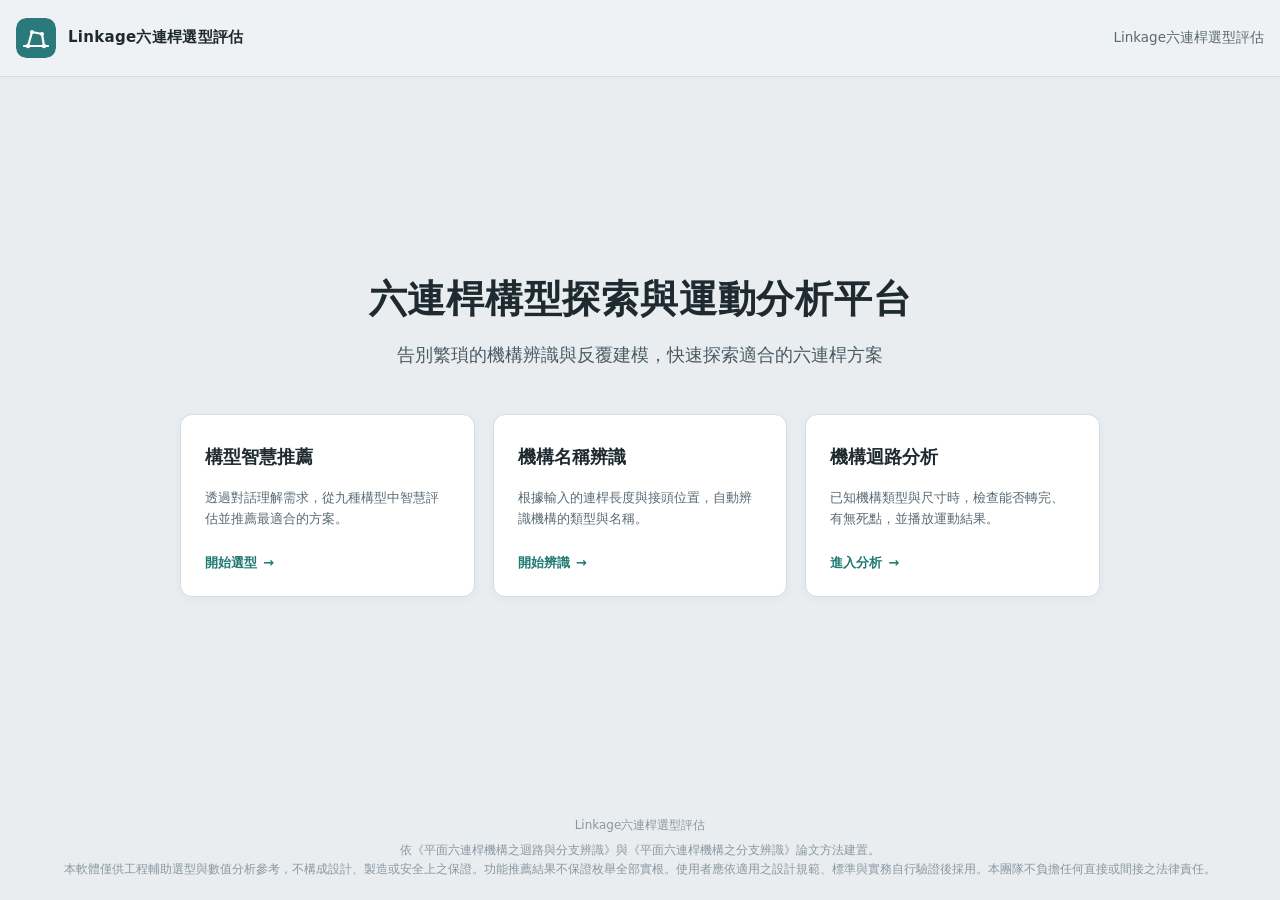
<file: index.html>
<!doctype html>
<html lang="zh-Hant">

<head>
  <meta charset="utf-8">
  <meta name="viewport" content="width=device-width, initial-scale=1, viewport-fit=cover">
  <title>Linkage六連桿選型評估</title>
  <link rel="icon" href="favicon.svg" type="image/svg+xml">
  <link rel="stylesheet" href="css/base.css">
  <link rel="stylesheet" href="css/commercial.css">
</head>

<body>
  <!-- ========== Commercial Landing ========== -->
  <div id="landing">
    <div class="landing-top">
      <div class="landing-brand">
        <svg class="logo-linkage" viewBox="0 0 40 40" width="40" height="40" aria-hidden="true">
          <rect x="0" y="0" width="40" height="40" rx="10" fill="#2a7a7c" />
          <g fill="none" stroke="#fff" stroke-width="2.2" stroke-linecap="round" stroke-linejoin="round">
            <path d="M8 28 H32" />
            <circle cx="12" cy="28" r="2.2" fill="#fff" stroke="none" />
            <circle cx="28" cy="28" r="2.2" fill="#fff" stroke="none" />
            <path d="M12 28 L16 14" />
            <path d="M16 14 L26 16" />
            <path d="M26 16 L28 28" />
            <circle cx="16" cy="14" r="2" fill="#fff" stroke="none" />
            <circle cx="26" cy="16" r="2" fill="#fff" stroke="none" />
          </g>
        </svg>
        <span class="landing-brand-name">Linkage六連桿選型評估</span>
      </div>
      <span class="landing-nav-hint">Linkage六連桿選型評估</span>
    </div>
    <div class="landing-hero">
      <h1 class="hero-title-oneline">六連桿構型探索與運動分析平台</h1>
      <p class="subtitle">告別繁瑣的機構辨識與反覆建模，快速探索適合的六連桿方案</p>
      <div class="landing-tools" role="list">
        <button type="button" class="tool-card" data-enter-mode="recommend" role="listitem">
          <h3>構型智慧推薦</h3>
          <p>透過對話理解需求，從九種構型中智慧評估並推薦最適合的方案。</p>
          <span class="tool-cta">開始選型 <span aria-hidden="true">→</span></span>
        </button>
        <button type="button" class="tool-card" data-enter-mode="identify" role="listitem">
          <h3>機構名稱辨識</h3>
          <p>根據輸入的連桿長度與接頭位置，自動辨識機構的類型與名稱。</p>
          <span class="tool-cta">開始辨識 <span aria-hidden="true">→</span></span>
        </button>
        <button type="button" class="tool-card" data-enter-mode="branch" role="listitem">
          <h3>機構迴路分析</h3>
          <p>已知機構類型與尺寸時，檢查能否轉完、有無死點，並播放運動結果。</p>
          <span class="tool-cta">進入分析 <span aria-hidden="true">→</span></span>
        </button>
      </div>
    </div>
    <div class="landing-footer">
      <div>Linkage六連桿選型評估</div>
      <div class="landing-disclaimer">依《平面六連桿機構之迴路與分支辨識》與《平面六連桿機構之分支辨識》論文方法建置。
        <br>本軟體僅供工程輔助選型與數值分析參考，不構成設計、製造或安全上之保證。功能推薦結果不保證枚舉全部實根。使用者應依適用之設計規範、標準與實務自行驗證後採用。本團隊不負擔任何直接或間接之法律責任。
      </div>
    </div>
  </div>
  <!-- ========== App Workspace ========== -->
  <div id="appWorkspace">

    <header class="app-header">
      <div class="brand-row">
        <div class="mini-logo"><svg class="logo-linkage" viewBox="0 0 40 40" width="32" height="32" aria-hidden="true">
            <rect x="0" y="0" width="40" height="40" rx="9" fill="#2a7a7c" />
            <g fill="none" stroke="#fff" stroke-width="2.2" stroke-linecap="round" stroke-linejoin="round">
              <path d="M8 28 H32" />
              <circle cx="12" cy="28" r="2.2" fill="#fff" stroke="none" />
              <circle cx="28" cy="28" r="2.2" fill="#fff" stroke="none" />
              <path d="M12 28 L16 14" />
              <path d="M16 14 L26 16" />
              <path d="M26 16 L28 28" />
              <circle cx="16" cy="14" r="2" fill="#fff" stroke="none" />
              <circle cx="26" cy="16" r="2" fill="#fff" stroke="none" />
            </g>
          </svg></div>
        <div>
          <small>Linkage六連桿選型評估</small>
          <h1>六連桿構型探索與運動分析</h1>
        </div>
      </div>
      <div class="header-actions">
        <button type="button" id="backToLanding">← 返回首頁</button>
      </div>
    </header>

    <div class="shell">
      <nav><button class="nav active" data-page="1">1 工具工作區</button><button class="nav" data-page="2">2
          幾何尺寸</button><button class="nav" data-page="3">3 初始構形</button><button class="nav" data-page="4">4
          分析條件</button><button class="nav" data-page="5">5 指定位置</button><button class="nav" data-page="6">6
          執行分析</button><button class="nav" data-page="7">7 分析結果</button></nav>
      <main>
        <section class="page active" data-page="1">
          <div class="head">
            <div>
              <h2 id="workspaceTitle">工作區</h2>
            </div>
          </div>
          <div class="task-mode-grid" role="radiogroup" aria-label="辨識功能" hidden>
            <label class="task-mode active" id="taskIdentifyLabel"><input id="taskIdentify" type="radio" name="taskMode"
                value="identify" checked><span><b>辨識九型機構</b><small>依《辨識規則》四步驟判斷 W／S、4／5、B／T、Ⅰ／Ⅱ／Ⅲ</small></span></label>
            <label class="task-mode" id="taskRecommendLabel"><input id="taskRecommend" type="radio" name="taskMode"
                value="recommend"><span><b>依功能推薦構型</b><small>描述夾持、送料、雨刷、步態等功能，系統轉成工程需求並推薦前三名</small></span></label>
            <label class="task-mode" id="taskBranchLabel"><input id="taskBranch" type="radio" name="taskMode"
                value="branch"><span><b>辨識迴路／分支</b><small>先選擇已知機構型式，再輸入尺寸與初始構形</small></span></label>
          </div>
          <div id="recommendPanel" class="recommend-panel dual-mode-recommend" hidden>
            <div class="rec-split rec-split-fixed">
              <!-- LEFT: dialogue -->
              <section class="rec-chat-pane">
                <div class="rec-chat-head">
                  <div class="rec-chat-title-group">
                    <h3>需求對話</h3>

                  </div>
                  <div class="rec-chat-head-actions">
                    <button type="button" id="btnOpenAiModal" class="rec-outline-btn">⚙️ AI 連線設定</button>
                    <button type="button" id="clearFunctionRecommendation" class="rec-outline-btn">＋ 新對話</button>
                  </div>
                </div>
                <div class="rec-chat-body" id="recChatBody">
                  <div id="recChatMessages" class="rec-chat-messages"></div>
                  <div id="recQuizHost" class="rec-quiz-host"></div>
                </div>
                <div class="rec-chat-input-row">
                  <input type="text" id="recChatInput" placeholder="點選選項，或以頓號堆疊關鍵詞後送出…" autocomplete="off">
                  <button type="button" id="recommendByFunction" class="rec-send-btn">送出</button>
                </div>
                <!-- engine fields kept for algorithm -->
                <div hidden aria-hidden="true">
                  <select id="functionPreset">
                    <option value="custom">自訂</option>
                    <option value="gripper">夾持</option>
                    <option value="feeder">送料</option>
                    <option value="wiper">雨刷</option>
                    <option value="press">壓合</option>
                    <option value="gait">步態</option>
                    <option value="door">門蓋</option>
                  </select>
                  <textarea id="functionDescription"></textarea>
                  <select id="functionFocus">
                    <option value="auto">auto</option>
                    <option value="trajectory">trajectory</option>
                    <option value="angle">angle</option>
                    <option value="pose">pose</option>
                    <option value="balanced">balanced</option>
                  </select>
                  <select id="functionInputMotion">
                    <option value="any">any</option>
                    <option value="continuous">continuous</option>
                    <option value="oscillating">oscillating</option>
                  </select>
                  <input id="functionQuickReturn" type="checkbox"><input id="functionHighForce" type="checkbox"><input
                    id="functionObstacle" type="checkbox"><input id="functionPose" type="checkbox">
                  <input id="functionSimpleInput" type="checkbox" checked><input id="functionCompact"
                    type="checkbox"><input id="functionAllowNearDead" type="checkbox">
                  <select id="functionSimplePriority">
                    <option value="ignore" selected>ignore</option>
                    <option value="prefer">prefer</option>
                    <option value="must">must</option>
                  </select>
                  <select id="functionGroup4Priority">
                    <option value="ignore" selected>ignore</option>
                    <option value="prefer">prefer</option>
                    <option value="must">must</option>
                  </select>
                  <select id="functionComplexity">
                    <option value="any" selected>any</option>
                    <option value="simple">simple</option>
                    <option value="complex">complex</option>
                  </select>
                </div>
                <div id="functionRecommendationStatus" class="status" hidden></div>
              </section>

              <!-- RIGHT: results + compare scroll together -->
              <aside class="rec-result-pane">
                <div class="rec-result-head">
                  <h3>推薦候選</h3>
                  <span class="chat-result-badge" id="chatResultBadge">尚未產生</span>
                </div>
                <div class="rec-result-scroll" id="recResultScroll">
                  <div id="functionInterpretation" class="function-interpretation" hidden></div>
                  <div id="functionRecommendations" class="function-recommendations rec-cards-col"></div>
                  <div class="rec-result-empty" id="recResultEmpty">
                    <div class="chat-result-empty-icon">◎</div>
                    <p>完成對話後，此處顯示推薦構型</p>
                  </div>
                  <div class="rec-compare-inline" id="recCompareSection">
                    <div class="rec-compare-head">
                      <h4>前三名分項比較</h4>
                      <span class="pill-soft" id="recCompareSource"></span>
                    </div>
                    <div id="recCompareTableHost" class="rec-compare-host">
                      <p class="rec-compare-placeholder">送出需求後顯示評分表</p>
                    </div>
                  </div>
                </div>
              </aside>
            </div>

            <!-- AI modal -->
            <div class="rec-modal" id="recAiModal" hidden>
              <div class="rec-modal-backdrop" id="recAiModalBackdrop"></div>
              <div class="rec-modal-card" role="dialog" aria-modal="true" aria-labelledby="recAiModalTitle">
                <div class="rec-modal-head">
                  <h3 id="recAiModalTitle">AI 連線設定</h3>
                  <button type="button" class="rec-modal-close" id="recAiModalClose" aria-label="關閉">×</button>
                </div>
                <p class="rec-ai-note">預設使用<strong>內建專家評分</strong>（需求權重 × 能力矩陣），無需 API。若選「自訂 API Key」，Key
                  只留在本工作階段、不寫入本機。瀏覽器直連 OpenAI／Gemini 可能受 <strong>CORS</strong> 限制；若連線失敗請改用允許瀏覽器來源的代理 Endpoint，或維持內建評分。
                </p>
                <label class="modern-field">服務方式
                  <select id="aiServiceMode">
                    <option value="builtin">使用預設（內建引擎）</option>
                    <option value="custom">自訂 API Key</option>
                  </select>
                </label>
                <div id="aiCustomFields" hidden>
                  <div class="modern-field-grid">
                    <label class="modern-field">服務廠商
                      <select id="aiProvider">
                        <option value="gemini">Gemini</option>
                        <option value="openai">OpenAI</option>
                        <option value="custom">自訂 Endpoint</option>
                      </select>
                    </label>
                    <label class="modern-field">模型
                      <select id="aiModel">
                        <option value="gemini-2.5-flash">gemini-2.5-flash</option>
                        <option value="gemini-2.0-flash">gemini-2.0-flash</option>
                        <option value="gpt-4o-mini">gpt-4o-mini</option>
                        <option value="gpt-4o">gpt-4o</option>
                      </select>
                    </label>
                  </div>
                  <label class="modern-field" id="aiBaseUrlWrap" hidden>API Base URL
                    <input id="aiBaseUrl" type="text" value="" placeholder="自動帶入或自行填寫" autocomplete="off">
                  </label>
                  <label class="modern-field">API Key
                    <input id="aiApiKey" type="password" placeholder="請輸入您的 API Key" autocomplete="new-password"
                      spellcheck="false">
                  </label>
                  <label class="check rec-remember-check"><input type="checkbox" id="aiRememberVendor"> 記住廠商和模型（仍不儲存 API
                    Key）</label>
                </div>
                <div class="rec-modal-actions">
                  <button type="button" id="aiApplySettings" class="modern-btn-primary">套用</button>
                  <button type="button" id="aiTestConnection" class="modern-btn-secondary" hidden>測試連線</button>
                  <button type="button" id="aiClearKey" class="modern-btn-secondary" hidden>清除</button>
                  <span class="rec-modal-hint" id="aiModalStatus">使用預設（內建引擎）</span>
                </div>
              </div>
            </div>
          </div>
          <div id="identifyPanel" class="identify-panel">
            <div class="identify-intro">
              <p>本功能依連接拓樸、固定桿與輸入桿，套用《辨識規則》四步驟，判定九型六連桿名稱（如 Watt-I、Stephenson-III 等）。右側會逐步列出判斷證據。</p>
              <p><b>怎麼定義桿件：</b>每列代表一根桿；接頭以逗號分隔，例如三接頭桿填 A, D, G。接頭名稱可自行命名，但每個旋轉接頭必須剛好連接兩根桿。填完後指定固定桿與輸入桿，再按「依文件四步規則辨識」。
              </p>
              <p><b>判斷依據：</b>① Watt＝兩個四連桿共用一桿；Stephenson＝一個四連桿加一個五連桿。② 判斷輸入桿位於四連桿組或五連桿組。③ 輸入桿二接頭為 B、三接頭為 T。④
                再依固定桿接頭數與其和三接頭桿的連接關係判定 Ⅰ、Ⅱ、Ⅲ。結果區會逐步列出實際判斷證據。</p>
            </div>
            <div class="identify-layout">
              <div class="identify-form-col">
                <h3 class="identify-form-title">輸入連接拓樸</h3>
                <div id="topologyInputs" class="topology-inputs"></div>
                <div class="identify-selects"><label>固定桿<select id="identifyGround"></select></label><label>輸入桿<select
                      id="identifyInput"></select></label></div>
                <div class="identify-actions"><button id="clearTopology">清空輸入</button><button
                    id="loadIdentifyExample">載入示範資料</button><button id="identifyNineType"
                    class="primary-action">依文件四步規則辨識</button></div>
                <div id="identifyStatus" class="status"></div>
              </div>
              <aside class="identify-result-card" id="identifyResultCard">
                <div class="identify-result-scroll">
                  <small>辨識結果</small>
                  <div id="identifyResult" class="identify-result-empty">尚未辨識</div>
                  <div id="identifyDetails" class="identify-details"></div>
                </div>
                <button id="applyIdentifiedModel" class="primary-action" disabled>套用結果並進入迴路／分支分析</button>
              </aside>
            </div>
          </div>
          <div id="branchModelPanel" hidden>
            <div class="head subhead">
              <div>
                <h2>選擇機構型式</h2>
              </div>
            </div>
            <div id="modelCards" class="cards"></div>
            <div id="modelNote" class="note"></div>
          </div>
        </section>
        <section class="page" data-page="2">
          <div class="head">
            <div>
              <h2>幾何尺寸與初始裝配</h2>
              <p class="page-lead">設定各接頭位置或桿長與角度，建立可分析的初始幾何；右側圖會隨輸入同步更新。</p>
            </div><span id="modelBadge" class="pill"></span>
          </div>
          <div class="geometry-mode-bar">
            <div>
              <b>選擇一種輸入方式</b>
              <span>一次只會啟用一組欄位；切換時系統會把目前幾何換算到另一種表示方式。</span>
            </div>
            <div class="geometry-mode-options" role="radiogroup" aria-label="幾何輸入方式">
              <label class="geometry-mode-option active" id="modePolarLabel">
                <input id="modePolar" type="radio" name="geometryMode" value="polar" checked>
                <span><b>桿長＋角度</b><small>由基準點、桿長與方向建立接頭</small></span>
              </label>
              <label class="geometry-mode-option" id="modeCoordinateLabel">
                <input id="modeCoordinate" type="radio" name="geometryMode" value="coordinate">
                <span><b>接頭座標</b><small>直接輸入每個接頭的 x、y</small></span>
              </label>
            </div>
          </div>
          <div class="geometry-actions" role="group" aria-label="幾何尺寸操作">
            <button type="button" id="geoLoadExample" class="geo-action-btn primary">代入範例尺寸</button>
            <button type="button" id="geoClear" class="geo-action-btn">清除</button>
            <button type="button" id="geoUpdate" class="geo-action-btn">更新</button>
          </div>
          <div class="split geometry-split">
            <div>
              <div id="polarInputPanel">
                <div class="input-method-note">
                  <h3>桿長與絕對角度輸入</h3>
                  <p>先設定基準接頭，再由參考接頭、桿長與相對全域 \(x\) 軸的角度建立其他接頭。三接頭桿的第三點也會以一組桿長與角度描述，因此能保留剛體形狀。</p>
                </div>
                <div id="polarFields" class="polar-grid"></div>
              </div>
              <div id="coordinateInputPanel" hidden>
                <div class="input-method-note">
                  <h3>接頭座標輸入</h3>
                  <p>直接輸入各接頭的 \(x、y\) 座標，適合已有 CAD、量測資料或論文例題座標的情況。</p>
                </div>
                <div id="coordFields" class="coord-grid"></div>
              </div>
              <h3>系統換算後的桿件尺寸</h3>
              <div id="lengthTable" class="lengths"></div>
              <div id="geometryStatus" class="status"></div>
            </div>
            <aside class="diagram-box">
              <h3 id="diagramTitle"></h3>
              <svg id="topologySvg" viewBox="0 0 620 470"></svg>
              <div class="legend"><span><i class="ground"></i>固定桿</span><span><i class="input"></i>輸入桿</span><span><i
                    class="moving"></i>活動桿</span></div>
              <div class="geometry-help">
                <b>符號說明</b>
                <p><b>L1～L6</b>：六根連桿編號（圖上標在桿側）。<b>A～G</b>：七個旋轉接頭（圖上圓點旁字母）。每根桿由 2 或 3 個接頭組成；每個接頭恰連接兩根桿。</p>
                <p><b>固定桿</b>相對機架不動；<b>輸入桿</b>由驅動角帶動。型名中的 <b>B／T</b> 表示輸入為二接頭或三接頭桿；下標 <b>4／5</b> 表示輸入在四連桿組或五連桿組。</p>
                <p><b>角度</b>：0° 指向全域 +x，逆時針為正。切換輸入方式只改欄位，不改機構本身。</p>
              </div>
            </aside>
          </div>
        </section>
        <section class="page" data-page="3">
          <div class="head">
            <div>
              <h2>初始組合構形</h2>
              <p class="page-lead">由此姿態起算輸入角並追蹤同一解支；不同初始構形可能落在不同迴路或分支。</p>
            </div>
          </div>
          <div class="split">
            <div>
              <div class="note"><b>說明：</b>初始座標是一組完整組合構形。分析器從此姿態旋轉輸入桿，以牛頓－拉福森法延續追蹤。請確認預覽圖與預期裝配一致後再往下設定分析條件。</div>
              <label>初始構形相對旋轉量（°）<input id="initialAngle" type="number" value="0"></label><label>殘差容許值<input
                  id="previewTol" type="number" value="1e-9"></label><button id="preview">更新初始構形</button>
              <div id="previewInfo" class="metrics"></div>
            </div><canvas id="previewCanvas" width="900" height="620"></canvas>
          </div>
        </section>
        <section class="page" data-page="4">
          <div class="head">
            <div>
              <h2>分析條件</h2>
              <p class="condition-flow-desc">數值流程：每一步皆計算 Jacobian
                最小奇異指標；當指標接近門檻時主動縮小輸入角步長，低於門檻後搜尋鄰域局部最低點。若下一位置無法收斂，則縮小步長並從最後有效構形搜尋最低奇異指標。只有位置殘差通過且奇異指標低於門檻才列為已驗證死點。追蹤不會超出本頁設定的角度範圍。
              </p>
            </div><span class="pill">數值求解設定</span>
          </div>
          <div class="analysis-condition-simple">
            <div class="form-grid">
              <label>起始相對旋轉量（°）<input id="startAngle" type="number" value="-180"></label>
              <label>終止相對旋轉量（°）<input id="endAngle" type="number" value="180"></label>
              <label>初始步長（°）<input id="stepAngle" type="number" value="1"></label>
              <label>最小步長（°）<input id="minStep" type="number" value="0.0001"></label>
              <label>無因次相對殘差容許值<input id="solveTol" type="number" value="1e-9"></label>
              <label>最大疊代次數<input id="maxIter" type="number" value="80"></label>
              <label>死點 Jacobian 門檻<input id="singularTol" type="number" value="1e-5"></label>
              <label>分支端點相對容許值<input id="endpointTol" type="number" value="0.001"></label>
              <label>幾何指標零值門檻<input id="geoTol" type="number" value="0.001"></label>
            </div>
            <div class="explanation-grid">
              <article>
                <h3>角度範圍</h3>
                <p>決定輸入桿由哪個角度追蹤到哪個角度。若要檢查完整旋轉，可設定為 \(-180到180) 或 (0到360)。</p>
              </article>
              <article>
                <h3>步長</h3>
                <p>初始步長控制一般追蹤速度；接近無法收斂的位置時，系統會逐次縮小，直到最小步長，以逼近分支端點或死點。</p>
              </article>
              <article>
                <h3>殘差與疊代</h3>
                <p>殘差容許值越小，閉合方程要求越嚴格；最大疊代次數不足時，複雜構形可能提早判定為不收斂。</p>
              </article>
              <article>
                <h3>死點與分支門檻</h3>
                <p>每一步都計算 Jacobian
                  最小奇異指標；接近門檻時會主動縮小步長，低於門檻後在鄰域搜尋奇異指標局部最低點，且位置殘差必須通過才標示為「已通過」。端點相對容許值以機構最大桿長為尺度，比較不同端點的接頭位置與週期角度。</p>
              </article>
              <article>
                <h3>幾何交叉驗證門檻</h3>
                <p>用於判斷 |sin μ₁|、|sin μ₂| 或核心四連桿瞬心殘差 |I₁₃−I₂₃|/L 是否接近 0。這套指標只作為速度瞬心／傳動角的第二套判讀，不取代數值死點搜尋。</p>
              </article>
            </div>
          </div>
        </section>
        <section class="page" data-page="5">
          <div class="head">
            <div>
              <h2>指定通過位置</h2>
            </div><button id="addPosition">＋新增位置</button>
          </div>
          <div class="specified-simple">
            <p class="lead">輸入你希望機構通過的輸入角。分析完成後，系統會判斷每一個位置是否可達，以及它所屬的 Circuit 與 Branch。</p>
            <div id="positions"></div>
          </div>
          <template id="positionTpl">
            <div class="position"><label>名稱<input class="posName" value="P1"></label><label>相對旋轉量（°）<input
                  class="posAngle" type="number" value="0"></label><button class="remove">刪除</button></div>
          </template>
        </section>
        <section class="page" data-page="6">
          <div class="head">
            <div>
              <h2>執行九型數值分析</h2>
            </div>
          </div>
          <div class="run run-upgraded">
            <h3 id="runTitle"></h3>
            <p>依序執行位置分析、死點搜尋、迴路辨識與分支辨識。</p>
            <div class="analysis-progress-list">
              <div data-stage="position"><span>位置分析</span>
                <div><i></i></div><b>等待</b>
              </div>
              <div data-stage="dead"><span>死點搜尋</span>
                <div><i></i></div><b>等待</b>
              </div>
              <div data-stage="circuit"><span>迴路辨識</span>
                <div><i></i></div><b>等待</b>
              </div>
              <div data-stage="branch"><span>分支辨識</span>
                <div><i></i></div><b>等待</b>
              </div>
            </div>
            <button id="runAnalysis">開始分析</button>
            <div id="progress"></div>
          </div>
        </section>
        <section class="page" data-page="7">
          <div class="head">
            <div>
              <h2>分析結果</h2>
              <p class="page-lead">檢視軌跡、迴路與分支、死點與指定位置；可切換分支動畫並對照右側判讀與建議。</p>
            </div><button id="exportJson">匯出 JSON</button>
          </div>
          <div id="sessionMetaStrip" class="session-meta-strip" hidden>
            <div class="meta-line"><span class="meta-k">Session ID</span><span id="metaBuild"></span></div>
            <div class="meta-line"><span class="meta-k">Hash ID</span><span id="metaHash"></span></div>
            <div class="meta-line"><span class="meta-k">執行時間</span><span id="metaTime"></span></div>
          </div>
          <div class="summary">
            <article><small>有效位置</small><b id="sampleCount">—</b></article>
            <article><small>迴路候選</small><b id="circuitCount">—</b></article>
            <article><small>分支候選</small><b id="branchCount">—</b></article>
            <article><small>已驗證／端點候選</small><b id="deadCount">—</b></article>
            <article class="wide"><small>指定位置判定</small><b id="classification">尚未分析</b>
              <p id="classificationReason"></p>
            </article>
          </div>
          <div class="result-workspace">
            <div class="animation-panel">
              <div class="animation-toolbar">
                <button id="playAnimation" class="animation-primary">▶ 播放</button>
                <button id="restartAnimation">↺ 從頭播放</button>
                <label>速度
                  <select id="animationSpeed">
                    <option value="0.25">0.25×</option>
                    <option value="0.5">0.5×</option>
                    <option value="1" selected>1×</option>
                    <option value="2">2×</option>
                    <option value="4">4×</option>
                  </select>
                </label>
                <label class="animation-toggle"><input id="showMechanism" type="checkbox" checked> 顯示即時機構</label>
              </div>
              <div class="branch-selector-wrap"><span class="branch-selector-label">選擇分支動畫：</span>
                <div id="branchSelector" class="branch-selector"></div>
              </div>
              <canvas id="resultCanvas" width="1050" height="700"></canvas>
              <div class="timeline-controls">
                <input id="animationTimeline" type="range" min="0" max="0" value="0" step="1" aria-label="動畫時間軸">
                <div class="timeline-readout">
                  <span id="animationAngle">輸入角：—</span>
                  <span id="animationFrame">位置：—</span>
                  <span id="animationBranch">分支：—</span>
                </div>
              </div>
              <p class="animation-help">按「播放」可觀看完整運動；拖曳時間軸可逐格檢查死點、指定位置及各接頭軌跡。</p>
            </div>
            <aside class="result-sidebar">
              <div class="result-sidebar-scroll">
                <section class="result-side-block">
                  <h3>圖層</h3>
                  <label class="check"><input id="showTraj" type="checkbox" checked>接頭軌跡</label>
                  <label class="check"><input id="showLimits" type="checkbox" checked>兩個極限圓與耦桿點曲線</label>
                  <label class="check"><input id="showDead" type="checkbox" checked>死點候選</label>
                  <label class="check"><input id="showSpecified" type="checkbox" checked>指定位置</label>
                  <label class="check"><input id="showGeo" type="checkbox" checked>速度瞬心／傳動角</label>
                </section>
                <section class="result-side-block">
                  <div class="adjustment-heading">
                    <h3>建議調整方案</h3>
                    <span>依目前結果排序</span>
                  </div>
                  <div id="adjustmentPlan" class="adjustment-plan"></div>
                </section>
                <section class="result-side-block">
                  <h3>極限圓資料</h3>
                  <div id="limitCircleInfo" class="note"></div>
                </section>
                <section class="result-side-block">
                  <h3>幾何交叉驗證</h3>
                  <div id="geometryCrossInfo" class="note"></div>
                </section>
                <section class="result-side-block">
                  <h3>判讀</h3>
                  <div id="interpretation" class="note"></div>
                </section>
              </div>
            </aside>
          </div>
          <div class="tabs"><button class="active" data-tab="specifiedTab">指定位置</button><button
              data-tab="branchesTab">迴路／分支</button><button data-tab="deadTab">死點候選</button><button
              data-tab="geometryTab">幾何指標</button><button data-tab="equationsTab">模型方程</button></div>
          <div id="specifiedTab" class="tab active">
            <p class="note" style="margin:0 0 8px">
              由每個指定位置往輸入角<strong>漸增（D↑）</strong>與<strong>漸減（D↓）</strong>方向逼近兩端死點。兩端死點相同→同一迴路；趨近死點時輸出角變化同向（<span
                class="trend-up">▲遞增</span>／<span class="trend-dn">▼遞減</span>）→同一分支。</p>
            <div class="table">
              <table>
                <thead>
                  <tr>
                    <th>位置</th>
                    <th>角度</th>
                    <th>可達</th>
                    <th>裝配</th>
                    <th>迴路</th>
                    <th>分支</th>
                    <th>死點 D↑<small>（漸增）</small></th>
                    <th>死點 D↓<small>（漸減）</small></th>
                    <th>殘差</th>
                  </tr>
                </thead>
                <tbody id="specifiedRows"></tbody>
              </table>
            </div>
          </div>
          <div id="branchesTab" class="tab">
            <div class="table">
              <table>
                <thead>
                  <tr>
                    <th>迴路</th>
                    <th>分支</th>
                    <th>角度範圍</th>
                    <th>樣本數</th>
                    <th>端點</th>
                    <th>方向指紋</th>
                  </tr>
                </thead>
                <tbody id="branchRows"></tbody>
              </table>
            </div>
          </div>
          <div id="deadTab" class="tab">
            <div class="table">
              <table>
                <thead>
                  <tr>
                    <th>#</th>
                    <th>角度</th>
                    <th>迴路</th>
                    <th>驗證／奇異指標</th>
                    <th>殘差</th>
                    <th>接頭座標</th>
                  </tr>
                </thead>
                <tbody id="deadRows"></tbody>
              </table>
            </div>
          </div>
          <div id="geometryTab" class="tab">
            <div class="note" style="margin:0 0 8px"><b>幾何第二套指標：</b>自動找出含固定桿的核心四連桿。傳動角以
              <code>sin μ = (u×v)/(|u||v|)</code> 計算，兩組正負號形成構形指紋；速度瞬心 I₁₃ 由 I₁₂I₂₃ 與 I₁₄I₃₄ 兩直線交點求得，I₁₃≈I₂₃ 為核心四連桿死點提示。若
              I₁₃ 位於無窮遠，瞬心指標標示為 ∞，不強行判別。
            </div>
            <div class="table">
              <table>
                <thead>
                  <tr>
                    <th>位置</th>
                    <th>核心四連桿</th>
                    <th>sin μ₁</th>
                    <th>sin μ₂</th>
                    <th>符號</th>
                    <th>I₁₃</th>
                    <th>|I₁₃−I₂₃|/L</th>
                    <th>數值法</th>
                    <th>幾何判讀</th>
                  </tr>
                </thead>
                <tbody id="geometryRows"></tbody>
              </table>
            </div>
          </div>
          <div id="equationsTab" class="tab">
            <div id="equationList" class="equations"></div>
          </div>
        </section>
        <div class="bottom"><button id="prev">上一步</button><button id="next">下一步</button></div>
      </main>
    </div>
    <footer>
      <div class="disclaimer-line">依《平面六連桿機構之迴路與分支辨識》與《平面六連桿機構之分支辨識》論文方法建置。</div>
      <div class="disclaimer-line">
        本軟體僅供工程輔助選型與數值分析參考，不構成設計、製造或安全上之保證。功能推薦結果不保證枚舉全部實根。使用者應依適用之設計規範、標準與實務自行驗證後採用。本團隊不負擔任何直接或間接之法律責任。</div>
    </footer>
  </div><!-- /appWorkspace -->
  <script src="js/01-ui-geometry.js"></script>
  <script src="js/02-nine-type-identification.js"></script>
  <script src="js/03-numerical-solver.js"></script>
  <script src="js/04-circuit-branch.js"></script>
  <script src="js/05-geometry-validation.js"></script>
  <script src="js/06-results-animation.js"></script>
  <script src="js/07-function-recommendation.js"></script>
  <script src="js/00-session.js"></script>
  <script src="js/main.js"></script>
</body>

</html>
</file>
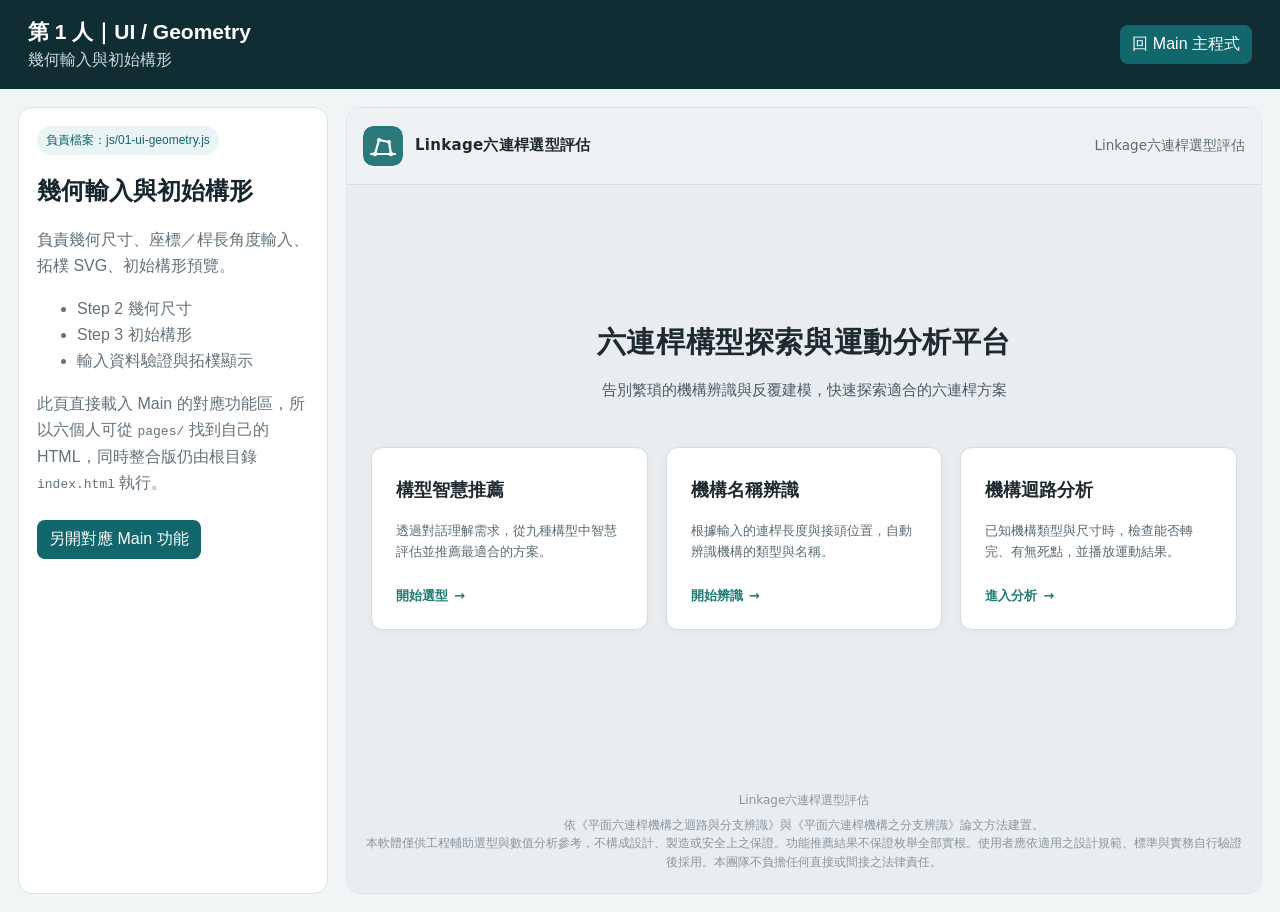
<file: pages/01-ui-geometry.html>
<!doctype html>
<html lang="zh-Hant">
<head>
  <meta charset="utf-8">
  <meta name="viewport" content="width=device-width,initial-scale=1">
  <title>第 1 人｜UI / Geometry｜六連桿分析系統</title>
  <link rel="stylesheet" href="../css/module-page.css">
</head>
<body>
<div class="module-shell">
  <header class="module-header">
    <div><h1>第 1 人｜UI / Geometry</h1><p>幾何輸入與初始構形</p></div>
    <a href="../index.html">回 Main 主程式</a>
  </header>
  <main class="module-main">
    <aside class="module-info">
      <span class="badge">負責檔案：js/01-ui-geometry.js</span>
      <h2>幾何輸入與初始構形</h2>
      <p>負責幾何尺寸、座標／桿長角度輸入、拓樸 SVG、初始構形預覽。</p>
      <ul><li>Step 2 幾何尺寸</li><li>Step 3 初始構形</li><li>輸入資料驗證與拓樸顯示</li></ul>
      <p>此頁直接載入 Main 的對應功能區，所以六個人可從 <code>pages/</code> 找到自己的 HTML，同時整合版仍由根目錄 <code>index.html</code> 執行。</p>
      <a class="open-link" href="../index.html?step=2">另開對應 Main 功能</a>
    </aside>
    <section class="frame-wrap">
      <iframe src="../index.html?step=2" title="幾何輸入與初始構形"></iframe>
    </section>
  </main>
</div>
</body>
</html>
</file>
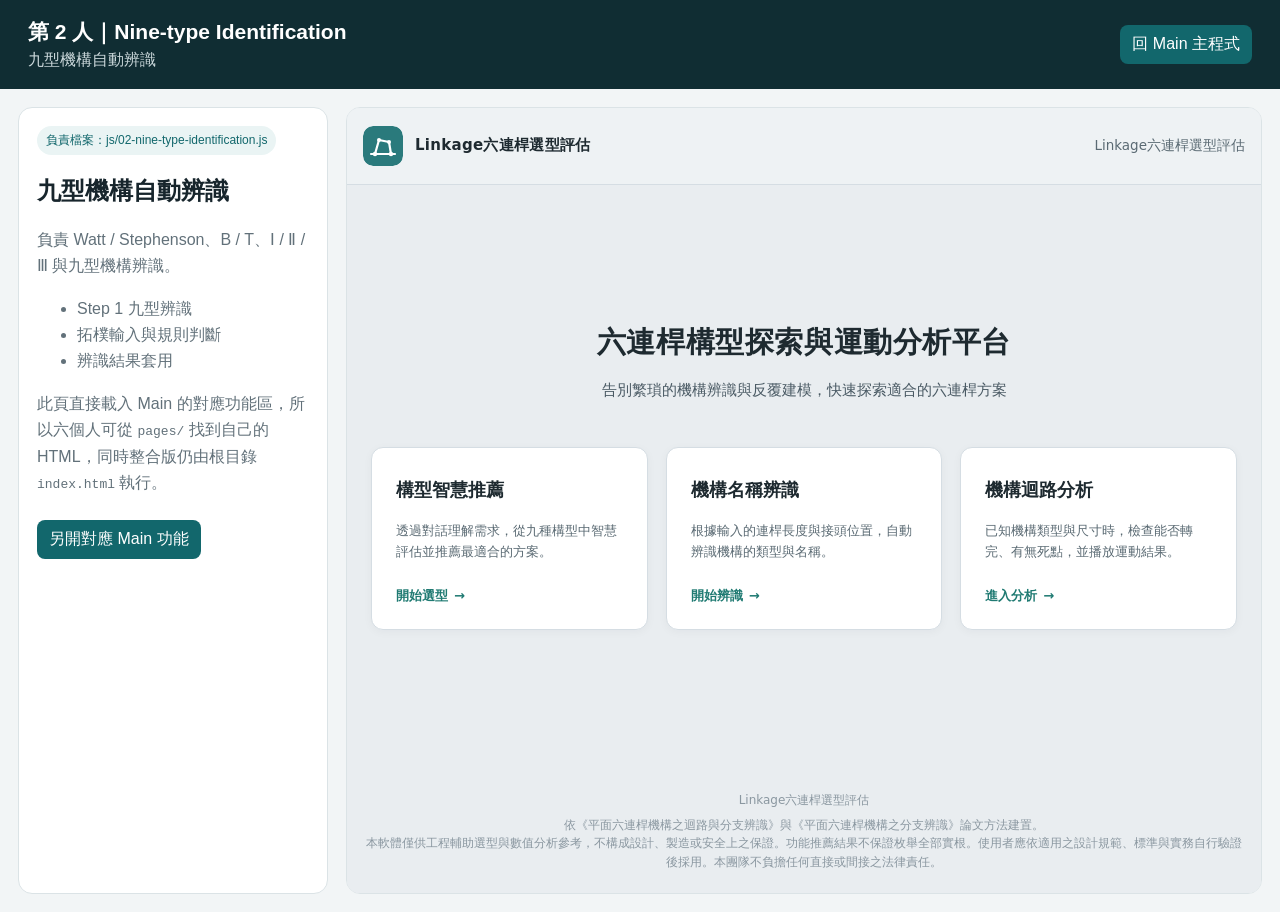
<file: pages/02-nine-type-identification.html>
<!doctype html>
<html lang="zh-Hant">
<head>
  <meta charset="utf-8">
  <meta name="viewport" content="width=device-width,initial-scale=1">
  <title>第 2 人｜Nine-type Identification｜六連桿分析系統</title>
  <link rel="stylesheet" href="../css/module-page.css">
</head>
<body>
<div class="module-shell">
  <header class="module-header">
    <div><h1>第 2 人｜Nine-type Identification</h1><p>九型機構自動辨識</p></div>
    <a href="../index.html">回 Main 主程式</a>
  </header>
  <main class="module-main">
    <aside class="module-info">
      <span class="badge">負責檔案：js/02-nine-type-identification.js</span>
      <h2>九型機構自動辨識</h2>
      <p>負責 Watt / Stephenson、B / T、Ⅰ / Ⅱ / Ⅲ 與九型機構辨識。</p>
      <ul><li>Step 1 九型辨識</li><li>拓樸輸入與規則判斷</li><li>辨識結果套用</li></ul>
      <p>此頁直接載入 Main 的對應功能區，所以六個人可從 <code>pages/</code> 找到自己的 HTML，同時整合版仍由根目錄 <code>index.html</code> 執行。</p>
      <a class="open-link" href="../index.html?step=1">另開對應 Main 功能</a>
    </aside>
    <section class="frame-wrap">
      <iframe src="../index.html?step=1" title="九型機構自動辨識"></iframe>
    </section>
  </main>
</div>
</body>
</html>
</file>
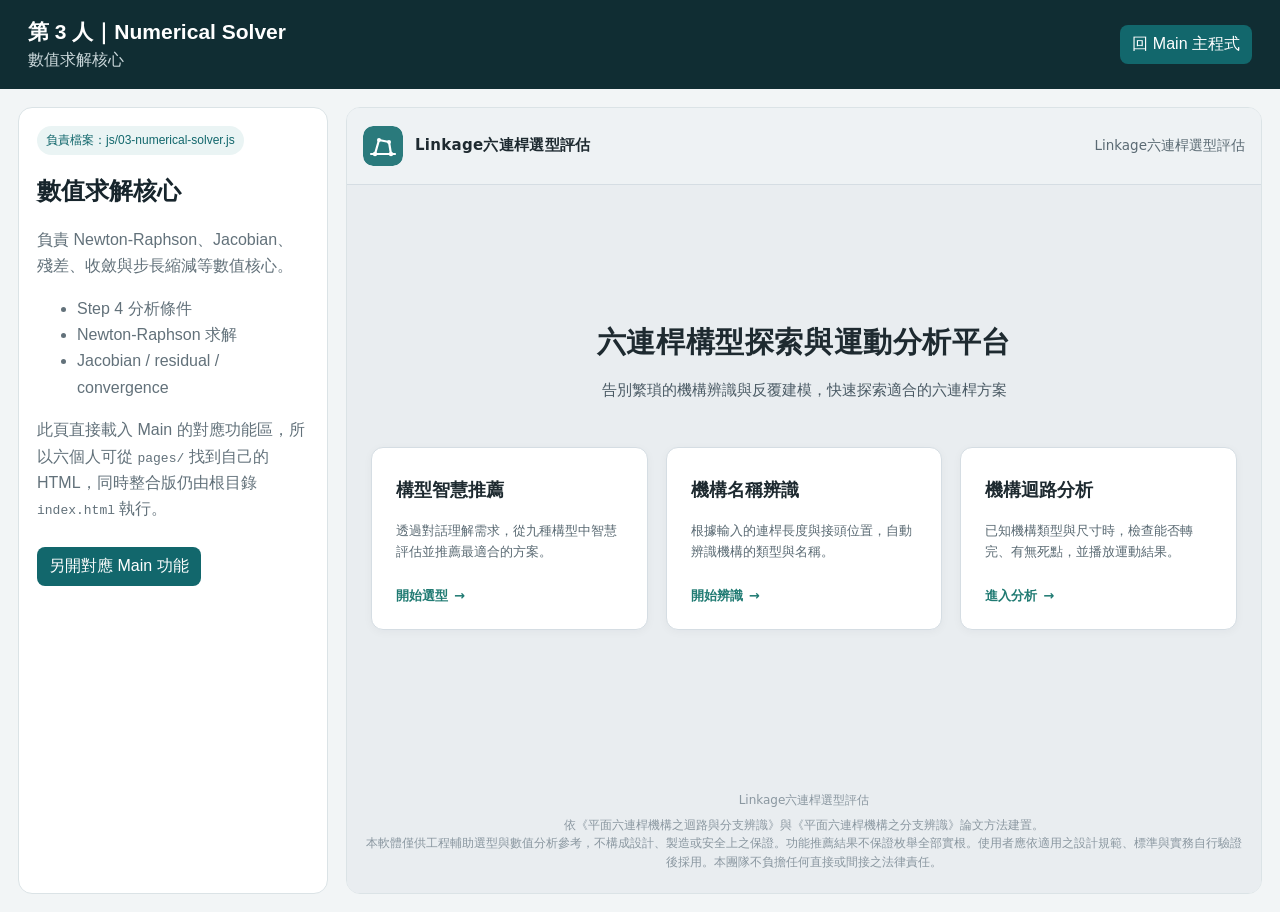
<file: pages/03-numerical-solver.html>
<!doctype html>
<html lang="zh-Hant">
<head>
  <meta charset="utf-8">
  <meta name="viewport" content="width=device-width,initial-scale=1">
  <title>第 3 人｜Numerical Solver｜六連桿分析系統</title>
  <link rel="stylesheet" href="../css/module-page.css">
</head>
<body>
<div class="module-shell">
  <header class="module-header">
    <div><h1>第 3 人｜Numerical Solver</h1><p>數值求解核心</p></div>
    <a href="../index.html">回 Main 主程式</a>
  </header>
  <main class="module-main">
    <aside class="module-info">
      <span class="badge">負責檔案：js/03-numerical-solver.js</span>
      <h2>數值求解核心</h2>
      <p>負責 Newton-Raphson、Jacobian、殘差、收斂與步長縮減等數值核心。</p>
      <ul><li>Step 4 分析條件</li><li>Newton-Raphson 求解</li><li>Jacobian / residual / convergence</li></ul>
      <p>此頁直接載入 Main 的對應功能區，所以六個人可從 <code>pages/</code> 找到自己的 HTML，同時整合版仍由根目錄 <code>index.html</code> 執行。</p>
      <a class="open-link" href="../index.html?step=4">另開對應 Main 功能</a>
    </aside>
    <section class="frame-wrap">
      <iframe src="../index.html?step=4" title="數值求解核心"></iframe>
    </section>
  </main>
</div>
</body>
</html>
</file>
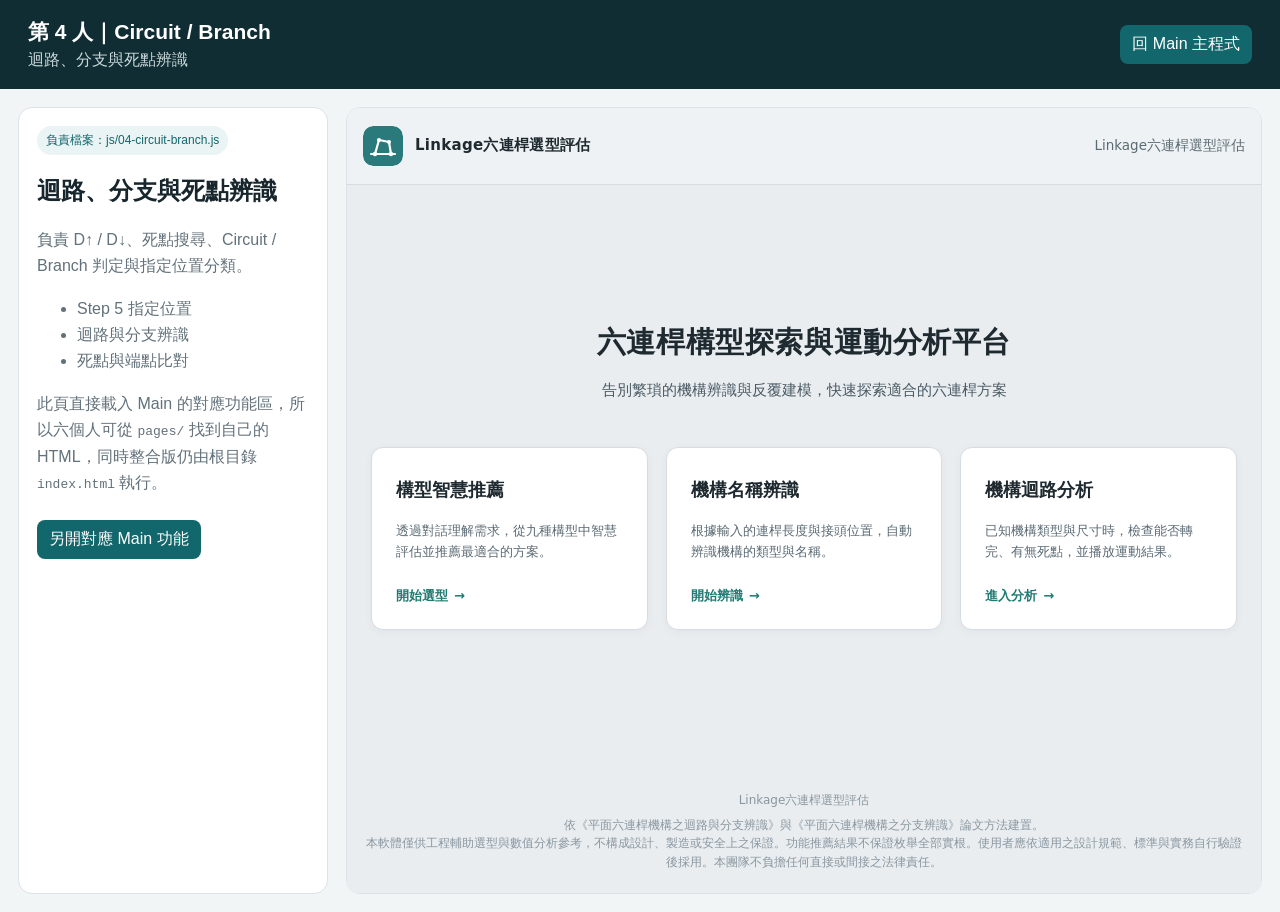
<file: pages/04-circuit-branch.html>
<!doctype html>
<html lang="zh-Hant">
<head>
  <meta charset="utf-8">
  <meta name="viewport" content="width=device-width,initial-scale=1">
  <title>第 4 人｜Circuit / Branch｜六連桿分析系統</title>
  <link rel="stylesheet" href="../css/module-page.css">
</head>
<body>
<div class="module-shell">
  <header class="module-header">
    <div><h1>第 4 人｜Circuit / Branch</h1><p>迴路、分支與死點辨識</p></div>
    <a href="../index.html">回 Main 主程式</a>
  </header>
  <main class="module-main">
    <aside class="module-info">
      <span class="badge">負責檔案：js/04-circuit-branch.js</span>
      <h2>迴路、分支與死點辨識</h2>
      <p>負責 D↑ / D↓、死點搜尋、Circuit / Branch 判定與指定位置分類。</p>
      <ul><li>Step 5 指定位置</li><li>迴路與分支辨識</li><li>死點與端點比對</li></ul>
      <p>此頁直接載入 Main 的對應功能區，所以六個人可從 <code>pages/</code> 找到自己的 HTML，同時整合版仍由根目錄 <code>index.html</code> 執行。</p>
      <a class="open-link" href="../index.html?step=5">另開對應 Main 功能</a>
    </aside>
    <section class="frame-wrap">
      <iframe src="../index.html?step=5" title="迴路、分支與死點辨識"></iframe>
    </section>
  </main>
</div>
</body>
</html>
</file>
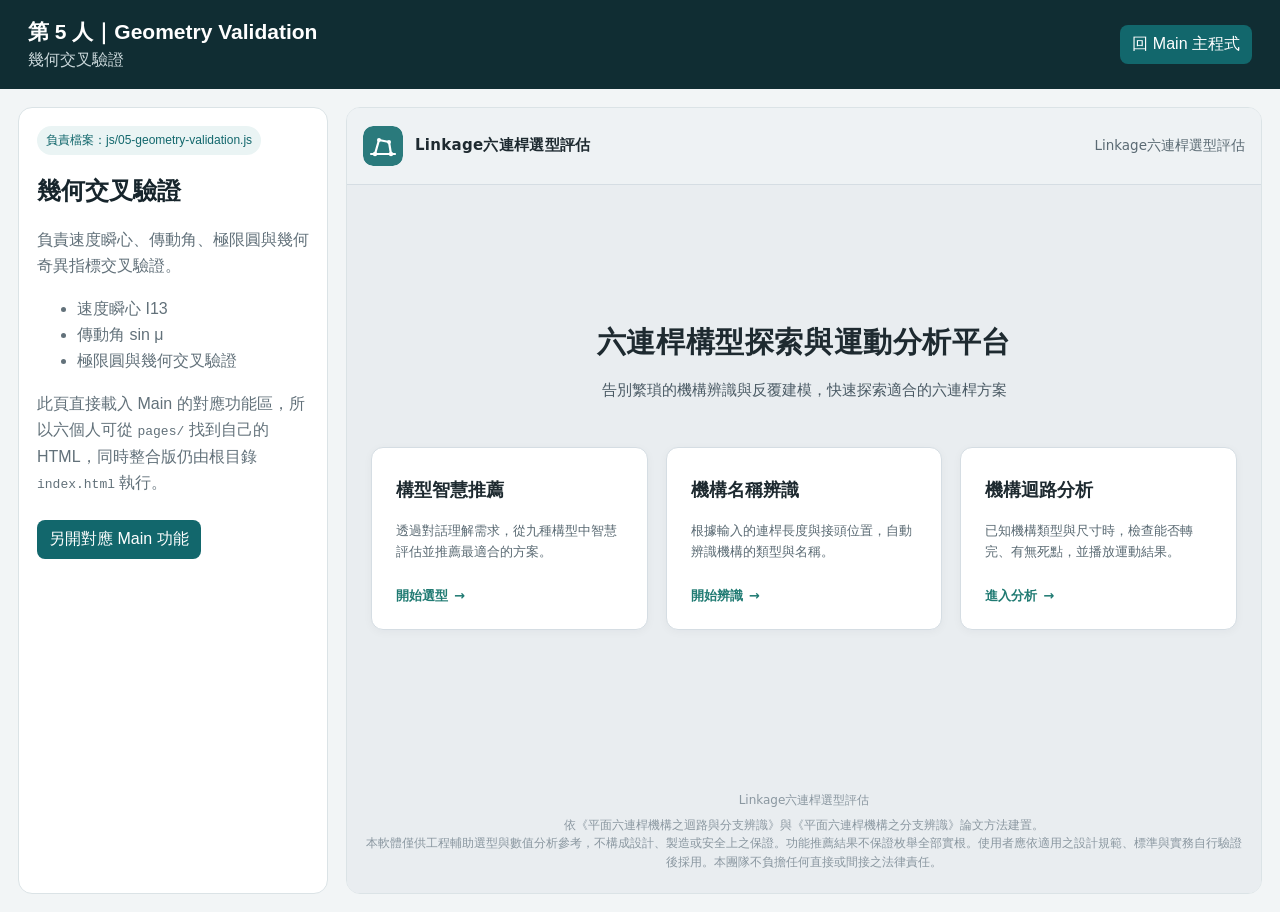
<file: pages/05-geometry-validation.html>
<!doctype html>
<html lang="zh-Hant">
<head>
  <meta charset="utf-8">
  <meta name="viewport" content="width=device-width,initial-scale=1">
  <title>第 5 人｜Geometry Validation｜六連桿分析系統</title>
  <link rel="stylesheet" href="../css/module-page.css">
</head>
<body>
<div class="module-shell">
  <header class="module-header">
    <div><h1>第 5 人｜Geometry Validation</h1><p>幾何交叉驗證</p></div>
    <a href="../index.html">回 Main 主程式</a>
  </header>
  <main class="module-main">
    <aside class="module-info">
      <span class="badge">負責檔案：js/05-geometry-validation.js</span>
      <h2>幾何交叉驗證</h2>
      <p>負責速度瞬心、傳動角、極限圓與幾何奇異指標交叉驗證。</p>
      <ul><li>速度瞬心 I13</li><li>傳動角 sin μ</li><li>極限圓與幾何交叉驗證</li></ul>
      <p>此頁直接載入 Main 的對應功能區，所以六個人可從 <code>pages/</code> 找到自己的 HTML，同時整合版仍由根目錄 <code>index.html</code> 執行。</p>
      <a class="open-link" href="../index.html?step=7">另開對應 Main 功能</a>
    </aside>
    <section class="frame-wrap">
      <iframe src="../index.html?step=7" title="幾何交叉驗證"></iframe>
    </section>
  </main>
</div>
</body>
</html>
</file>
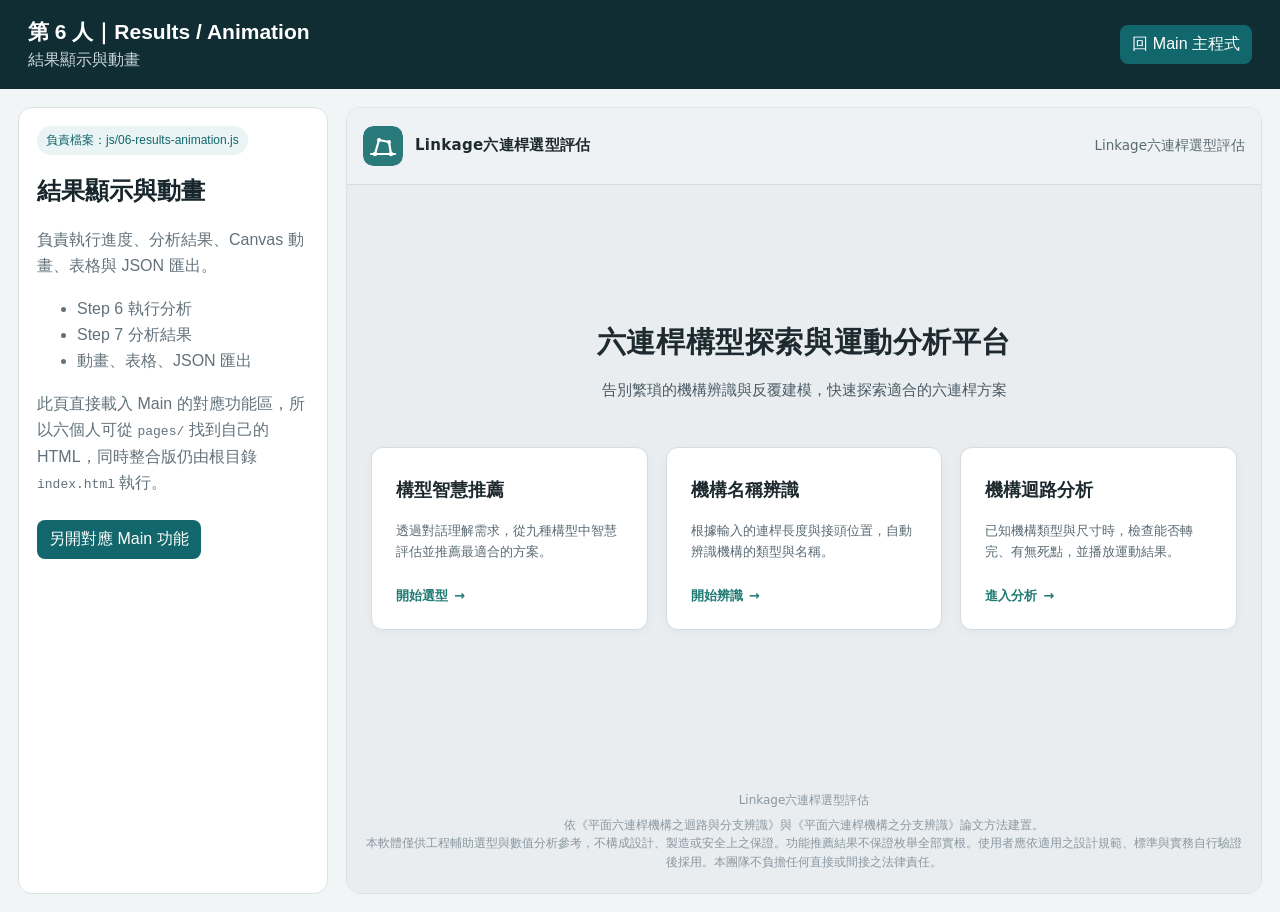
<file: pages/06-results-animation.html>
<!doctype html>
<html lang="zh-Hant">
<head>
  <meta charset="utf-8">
  <meta name="viewport" content="width=device-width,initial-scale=1">
  <title>第 6 人｜Results / Animation｜六連桿分析系統</title>
  <link rel="stylesheet" href="../css/module-page.css">
</head>
<body>
<div class="module-shell">
  <header class="module-header">
    <div><h1>第 6 人｜Results / Animation</h1><p>結果顯示與動畫</p></div>
    <a href="../index.html">回 Main 主程式</a>
  </header>
  <main class="module-main">
    <aside class="module-info">
      <span class="badge">負責檔案：js/06-results-animation.js</span>
      <h2>結果顯示與動畫</h2>
      <p>負責執行進度、分析結果、Canvas 動畫、表格與 JSON 匯出。</p>
      <ul><li>Step 6 執行分析</li><li>Step 7 分析結果</li><li>動畫、表格、JSON 匯出</li></ul>
      <p>此頁直接載入 Main 的對應功能區，所以六個人可從 <code>pages/</code> 找到自己的 HTML，同時整合版仍由根目錄 <code>index.html</code> 執行。</p>
      <a class="open-link" href="../index.html?step=6">另開對應 Main 功能</a>
    </aside>
    <section class="frame-wrap">
      <iframe src="../index.html?step=6" title="結果顯示與動畫"></iframe>
    </section>
  </main>
</div>
</body>
</html>
</file>
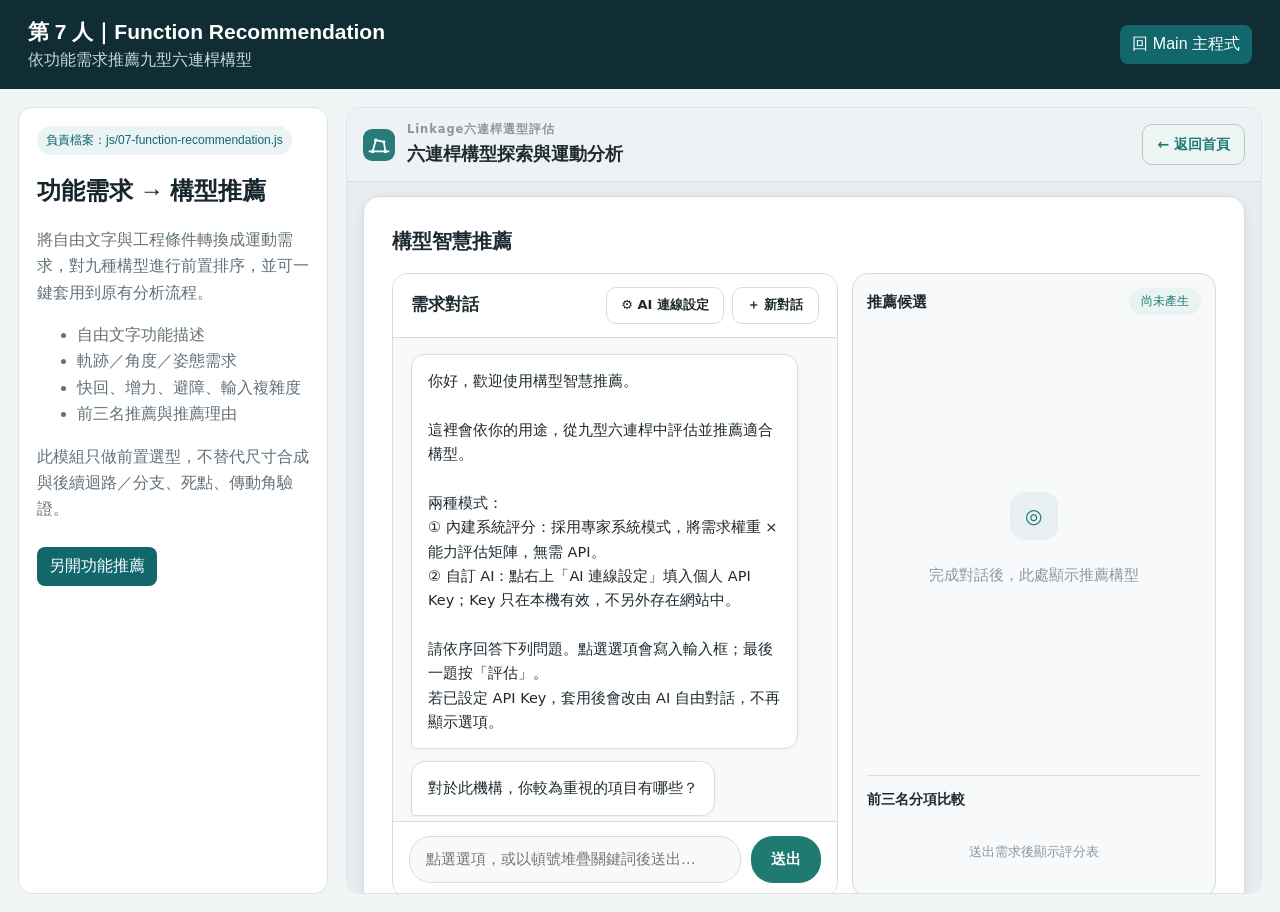
<file: pages/07-function-recommendation.html>
<!doctype html>
<html lang="zh-Hant">
<head><meta charset="utf-8"><meta name="viewport" content="width=device-width,initial-scale=1"><title>第 7 人｜Function Recommendation｜六連桿分析系統</title><link rel="stylesheet" href="../css/module-page.css"></head>
<body><div class="module-shell"><header class="module-header"><div><h1>第 7 人｜Function Recommendation</h1><p>依功能需求推薦九型六連桿構型</p></div><a href="../index.html">回 Main 主程式</a></header><main class="module-main"><aside class="module-info"><span class="badge">負責檔案：js/07-function-recommendation.js</span><h2>功能需求 → 構型推薦</h2><p>將自由文字與工程條件轉換成運動需求，對九種構型進行前置排序，並可一鍵套用到原有分析流程。</p><ul><li>自由文字功能描述</li><li>軌跡／角度／姿態需求</li><li>快回、增力、避障、輸入複雜度</li><li>前三名推薦與推薦理由</li></ul><p>此模組只做前置選型，不替代尺寸合成與後續迴路／分支、死點、傳動角驗證。</p><a class="open-link" href="../index.html?step=1&mode=recommend">另開功能推薦</a></aside><section class="frame-wrap"><iframe src="../index.html?step=1&mode=recommend" title="功能需求推薦九型構型"></iframe></section></main></div></body></html>
</file>
<file: css/base.css>
:root{--bg:#f3f6f8;--ink:#1e2a30;--muted:#5a6a73;--p:#1f7a72;--p2:#186058;--a:#c17f32;--line:#d5dde3;--card:#ffffff;--soft:#e8f4f2;--warn:#b8873a}*,*::before,*::after{box-sizing:border-box}body{margin:0;background:var(--bg);color:var(--ink);font-family:"Inter","Noto Sans TC",system-ui,Arial,sans-serif;font-size:15px;line-height:1.6;overflow-x:hidden}button,input,select,textarea{font:inherit;max-width:100%}header{padding:20px 34px;background:#102d33;color:#fff;display:flex;justify-content:space-between;align-items:center}header h1{margin:5px 0 0;font-size:24px}header b{font-size:12px;background:var(--a);padding:5px 9px;border-radius:20px}header button{background:#fff;color:#17343b}.shell{max-width:1550px;margin:24px auto;padding:0 22px;display:grid;grid-template-columns:220px 1fr;gap:22px;min-width:0}nav{display:flex;flex-direction:column;gap:7px;position:sticky;top:18px;align-self:start}nav button{background:transparent;text-align:left;color:var(--muted);font-size:14px;padding:10px 12px;border-radius:10px}nav button.active{background:#dcebed;color:var(--p2);font-weight:bold}main{min-width:0;width:100%}.page{display:none;background:#fff;border-radius:17px;padding:28px;min-height:620px;box-shadow:0 14px 36px #18364012;min-width:0;box-sizing:border-box}.page.active{display:block}.head{display:flex;justify-content:space-between;align-items:center;margin-bottom:18px}.head h2{margin:4px 0;font-size:22px;font-weight:700}.head small{color:var(--p);letter-spacing:.13em}.pill{background:#eaf4f4;color:var(--p);padding:7px 12px;border-radius:20px;font-size:13px}.lead{color:var(--muted);line-height:1.7;font-size:14.5px}.cards{display:grid;grid-template-columns:repeat(3,1fr);gap:14px}.model-card{border:1px solid var(--line);background:white;border-radius:13px;padding:16px;text-align:left}.model-card.active{border:2px solid var(--p);background:#f1f8f8}.model-card h3{font-size:20px;margin:0 0 5px}.model-card p{font-size:13px;color:var(--muted);margin:0}.model-card svg{width:100%;height:105px}.model-card span{display:inline-block;margin-top:7px;background:#dff0e7;color:var(--ok);padding:4px 8px;border-radius:12px;font-size:12px}sub{font-size:.65em}.note{border-left:4px solid var(--p);background:#f0f7f7;padding:14px 16px;border-radius:8px;line-height:1.7;font-size:14px;margin-top:16px}.split{display:grid;grid-template-columns:minmax(0,1.2fr) minmax(360px,.8fr);gap:24px}.coord-grid{display:grid;grid-template-columns:repeat(2,1fr);gap:10px}.coord-row{display:grid;grid-template-columns:42px 1fr 1fr;gap:8px;align-items:end;border:1px solid var(--line);border-radius:10px;padding:10px}.coord-row b{align-self:center;font-size:14px}.coord-row.fixed{background:#edf3f3}.coord-row.driver{border-color:#c9862b}.lengths{display:grid;grid-template-columns:repeat(2,1fr);gap:8px}.length-item{background:#f4f7f8;border-radius:8px;padding:10px;font-size:13px}.diagram-box{border:1px solid var(--line);border-radius:13px;padding:16px}.diagram-box svg{width:100%;height:auto}.legend{display:flex;gap:14px;flex-wrap:wrap;font-size:13px;color:var(--muted)}.legend i{display:inline-block;width:24px;height:5px;margin-right:6px}.legend .ground{background:#788b92}.legend .input{background:#b65a42}.legend .moving{background:#1f7a72}.status{margin-top:12px;font-size:14px}.status.ok{color:var(--ok)}.status.bad{color:var(--bad)}label{display:flex;flex-direction:column;gap:6px;color:#495a63;font-size:14px;margin-bottom:12px;min-width:0}input,select{border:1px solid #c8d3d7;border-radius:8px;padding:10px;font-size:14px;background:#fff;width:100%;min-width:0;box-sizing:border-box}input:focus,select:focus{outline:2px solid #9cc9cc}canvas{width:100%;height:auto;border:1px solid var(--line);border-radius:13px;background:#fbfcfc}.metrics{display:flex;gap:8px;flex-wrap:wrap;margin-top:12px}.metrics span{background:#edf3f4;padding:8px 12px;border-radius:8px;font-size:13px}.form-grid{display:grid;grid-template-columns:repeat(2,1fr);gap:12px}.method-svg{width:100%;height:auto}.method-svg .axis{stroke:#52666e;stroke-width:5}.method-svg .dead{fill:#a53d3d}.method-svg .arrow{stroke:#1f7a72;stroke-width:4;fill:none}.method-svg .back{stroke:#c17f32}.method-svg text{font-size:15px;fill:#263b43}.position{display:grid;grid-template-columns:110px 1fr auto;gap:10px;border:1px solid var(--line);padding:12px 14px;border-radius:11px;margin-bottom:9px;align-items:end;min-width:0;max-width:100%}.remove{background:#f5e2e2;color:var(--bad)}button{border:0;border-radius:8px;padding:10px 16px;font-size:14px;font-weight:600;cursor:pointer;background:#e4eaee;color:#22383f}.run{text-align:center;border:1px dashed #9fb1b7;border-radius:14px;padding:70px 20px}.run p{max-width:760px;margin:15px auto 25px;color:var(--muted);line-height:1.8;font-size:14.5px}.run button,.bottom #next{background:var(--p);color:#fff}.bottom{display:flex;justify-content:space-between;margin-top:16px}.summary{display:grid;grid-template-columns:repeat(4,1fr);gap:10px;margin-bottom:18px}.summary article{background:#eff4f5;padding:16px;border-radius:11px}.summary small{display:block;color:var(--muted);font-size:13px}.summary b{font-size:25px}.summary .wide{grid-column:span 4}.summary p{margin:6px 0 0;color:var(--muted);font-size:13.5px}.result{grid-template-columns:minmax(0,2.4fr) minmax(260px,1fr)}.check{flex-direction:row;align-items:center}.check input{width:auto}.tabs{display:flex;gap:7px;border-bottom:1px solid var(--line);margin-top:22px}.tabs button{background:transparent;font-size:14px;padding:9px 14px}.tabs button.active{background:#e8f2f3;color:var(--p2);font-weight:bold}.tab{display:none;padding-top:14px}.tab.active{display:block}.table{overflow:auto;border:1px solid var(--line);border-radius:10px}table{border-collapse:collapse;width:100%;font-size:13.5px}th,td{padding:10px 13px;border-bottom:1px solid var(--line);white-space:nowrap;text-align:left}th{background:#f3f6f7;font-weight:650}.equations{display:grid;grid-template-columns:repeat(2,1fr);gap:8px}.eq{background:#f4f7f8;border-radius:8px;padding:11px;font-family:monospace;font-size:13px}.warning{margin-top:18px;border-left:4px solid var(--a);background:#fff8eb;padding:14px 16px;border-radius:8px;line-height:1.7;font-size:13.5px}footer{text-align:center;padding:22px;color:var(--muted);font-size:13px}@media(max-width:1000px){.shell{grid-template-columns:1fr}nav{position:static;flex-direction:row;overflow:auto}.split,.result{grid-template-columns:1fr}.cards{grid-template-columns:repeat(2,1fr)}}@media(max-width:650px){.cards,.coord-grid,.lengths,.form-grid,.summary,.equations{grid-template-columns:1fr}.summary .wide{grid-column:auto}header{padding:16px}.page{padding:18px}}

/* V1.1 layout fixes */
.model-card{min-width:0;overflow:hidden}.model-card svg{display:block;height:125px;overflow:visible}.model-card h3,.model-card p{overflow-wrap:anywhere}
.split>*{min-width:0}.coord-grid{grid-template-columns:repeat(2,minmax(0,1fr))}.coord-row{grid-template-columns:34px minmax(0,1fr) minmax(0,1fr);min-width:0}.coord-row label{min-width:0;margin:0}.coord-row input{width:100%;min-width:0}.lengths{grid-template-columns:repeat(2,minmax(0,1fr))}.length-item{overflow-wrap:anywhere;line-height:1.55}.diagram-box{min-width:0;overflow:hidden}.diagram-box svg{display:block;max-height:540px}
.adjustment-plan{display:grid;gap:8px}.advice-item{display:grid;grid-template-columns:26px 1fr;gap:8px;align-items:start;padding:9px 10px;border:1px solid var(--line);border-radius:9px;background:#f7f9fa;font-size:13px;line-height:1.55}.advice-item b{width:24px;height:24px;display:grid;place-items:center;border-radius:50%;background:var(--p);color:#fff;font-size:12px}
@media(max-width:1250px){.coord-grid,.lengths{grid-template-columns:1fr}.split{grid-template-columns:minmax(0,1fr) minmax(320px,.8fr)}}
@media(max-width:1000px){.split{grid-template-columns:1fr}.diagram-box{order:-1}.coord-grid{grid-template-columns:repeat(2,minmax(0,1fr))}.lengths{grid-template-columns:repeat(2,minmax(0,1fr))}}
@media(max-width:650px){.coord-grid,.lengths{grid-template-columns:1fr}.coord-row{grid-template-columns:30px minmax(0,1fr) minmax(0,1fr)}}

/* V1.2 animated result viewer */
.result-workspace{display:grid;grid-template-columns:minmax(0,1.55fr) minmax(360px,.95fr);gap:24px;align-items:start}
.animation-panel,.result-sidebar{min-width:0}
.animation-toolbar{display:flex;flex-wrap:wrap;align-items:end;gap:10px;margin-bottom:10px;padding:11px;border:1px solid var(--line);border-radius:11px;background:#f7f9fa}
.animation-toolbar label{margin:0;min-width:100px}.animation-toolbar select{padding:8px}
.animation-primary{background:var(--p);color:#fff;min-width:92px}.animation-primary.playing{background:#a53d3d}
.timeline-controls{padding:12px 4px 2px}#animationTimeline{width:100%;padding:0;accent-color:var(--p)}
.timeline-readout{display:grid;grid-template-columns:repeat(3,minmax(0,1fr));gap:8px;margin-top:9px}
.timeline-readout span{padding:8px 10px;border-radius:8px;background:#edf3f4;font-size:12px;overflow-wrap:anywhere}
.animation-help{margin:8px 0 0;color:var(--muted);font-size:12px;line-height:1.55}
.animation-toggle{flex-direction:row;align-items:center;min-width:auto!important;padding-bottom:8px}.animation-toggle input{width:auto}
.result-sidebar{border:1px solid var(--line);border-radius:13px;padding:0;background:#fbfcfc;display:flex;flex-direction:column;min-height:0;max-height:min(720px,calc(100vh - 220px));overflow:hidden}
.result-sidebar-scroll{flex:1;min-height:0;overflow:auto;padding:14px 16px 18px;scrollbar-gutter:stable}
.result-side-block{margin-bottom:16px}
.result-side-block:last-child{margin-bottom:0}
.result-side-block h3{margin:0 0 8px;font-size:14px}
.result-side-block .check{display:flex;align-items:center;gap:8px;margin:6px 0;font-size:13px}
.result-sidebar .note{margin-top:8px}
.adjustment-heading{display:flex;justify-content:space-between;align-items:center;gap:10px;margin:0 0 8px;padding:0;border-top:none}
.adjustment-heading h3{margin:0}.adjustment-heading span{color:var(--p);background:#e8f2f3;border-radius:20px;padding:5px 8px;font-size:11px}
.adjustment-plan{grid-template-columns:1fr;gap:10px;margin-top:10px}
.advice-item{grid-template-columns:32px 1fr;padding:13px 14px;font-size:14px;background:#fff;border-left:4px solid var(--p)}
.advice-item b{width:28px;height:28px;font-size:13px}
.advice-item .advice-title{display:block;margin-bottom:3px;font-size:14px}
/* 建議方案：亮色系，避免紅字 */
.advice-item.sev-bad{border-left-color:#3d7ea6;background:#eef5fb}
.advice-item.sev-bad b{background:#3d7ea6;color:#fff}
.advice-item.sev-bad .advice-title{color:#1e4a66}
.advice-item.sev-warn{border-left-color:#5b8faf;background:#f3f8fc}
.advice-item.sev-warn b{background:#5b8faf;color:#fff}
.advice-item.sev-warn .advice-title{color:#2a5570}
.advice-item.sev-ok{border-left-color:#1f7a72;background:#eef7f5}
.advice-item.sev-ok b{background:#1f7a72;color:#fff}
.advice-item.sev-ok .advice-title{color:#0f5559}
.dead-open{color:var(--muted);font-style:italic}
@media(max-width:1150px){.result-workspace{grid-template-columns:minmax(0,1.35fr) minmax(330px,.9fr)}}
@media(max-width:900px){.result-workspace{grid-template-columns:1fr}.result-sidebar{padding:14px}}
@media(max-width:650px){.timeline-readout{grid-template-columns:1fr}.animation-toolbar{align-items:stretch}.animation-toolbar>*{width:100%}}

.condition-layout,.specified-layout{display:grid;grid-template-columns:minmax(0,1fr) minmax(420px,.95fr);gap:24px;align-items:start}
.condition-dashboard,.specified-visual{border:1px solid var(--line);border-radius:14px;padding:16px;background:#fbfcfc;min-width:0}
.condition-dashboard canvas,.specified-visual canvas{width:100%;height:auto;background:#fff}
.condition-model-row{display:flex;justify-content:space-between;align-items:center;margin-bottom:10px;padding:9px 11px;border-radius:9px;background:#edf3f4}.condition-model-row span{color:var(--muted);font-size:12px}
.angle-range-card{margin-top:12px;padding:13px;border:1px solid var(--line);border-radius:11px;background:#fff}.angle-range-head{display:flex;justify-content:space-between;font-size:12px}
.angle-track{position:relative;height:14px;border-radius:20px;background:var(--p);margin:15px 5px 12px}.angle-track i{position:absolute;top:-5px;width:4px;height:24px;background:var(--a);border-radius:4px;left:50%}
.condition-values{display:grid;grid-template-columns:repeat(3,1fr);gap:8px}.condition-values span{padding:8px;border-radius:8px;background:#f3f6f7;font-size:11px;text-align:center}.condition-values b{display:block;margin-top:4px;font-size:13px}
.condition-explain{display:grid;gap:8px;margin-top:16px}.condition-explain div{display:grid;grid-template-columns:125px 1fr;gap:10px;padding:10px;border-radius:9px;background:#f4f7f8}.condition-explain span{color:var(--muted);font-size:13px;line-height:1.55}
.analysis-flow{margin-top:14px}.analysis-flow div{display:grid;grid-template-columns:30px 1fr;gap:9px;align-items:center;padding:8px 10px;border-radius:9px;background:#eef5f5}.analysis-flow div b{display:grid;place-items:center;width:25px;height:25px;border-radius:50%;background:var(--p);color:white}.analysis-flow i{display:block;text-align:center;color:var(--p);font-style:normal}
.specified-toolbar{display:flex;gap:8px;align-items:center;flex-wrap:wrap;margin-bottom:10px}.specified-toolbar span{margin-left:auto;color:var(--muted);font-size:12px}#playSpecified{background:var(--p);color:white}
.specified-timeline{position:relative;height:80px;margin:12px}.timeline-axis{position:absolute;left:0;right:0;top:30px;height:4px;background:#9eb0b6;border-radius:4px}#specifiedMarkers{position:absolute;inset:0}
.spec-marker{position:absolute;top:16px;transform:translateX(-50%);border:0;background:transparent;padding:0}.spec-marker i{display:block;width:14px;height:14px;border-radius:50%;background:var(--p);border:3px solid white;box-shadow:0 0 0 2px var(--p);margin:auto}.spec-marker b{display:block;margin-top:8px;font-size:11px}.spec-marker small{display:block;color:var(--muted);font-size:10px}.spec-marker.active i{background:var(--a);box-shadow:0 0 0 3px var(--a)}
.specified-flow{display:flex;align-items:center;justify-content:center;gap:7px;flex-wrap:wrap}.specified-flow div{min-width:105px;padding:9px;border-radius:9px;background:#edf3f4;text-align:center}.specified-flow span{display:block;font-size:11px;color:var(--muted);margin-top:3px}.specified-flow i{font-style:normal;color:var(--p);font-weight:bold}.visual-help{font-size:12px;color:var(--muted)}
.run-upgraded{padding:38px 28px}.analysis-progress-list{max-width:760px;margin:22px auto;display:grid;gap:11px;text-align:left}.analysis-progress-list>div{display:grid;grid-template-columns:120px 1fr 60px;gap:12px;align-items:center}.analysis-progress-list>div>div{height:11px;background:#dfe7e9;border-radius:20px;overflow:hidden}.analysis-progress-list i{display:block;width:0;height:100%;background:var(--p)}.analysis-progress-list b{font-size:12px;color:var(--muted);text-align:right}.analysis-progress-list .done i{width:100%}.analysis-progress-list .done b{color:var(--ok)}.analysis-progress-list .active i{animation:progressPulse 1s ease-in-out infinite alternate}.analysis-progress-list .active b{color:var(--p)}@keyframes progressPulse{from{width:20%}to{width:80%}}
@media(max-width:1000px){.condition-layout,.specified-layout{grid-template-columns:1fr}}@media(max-width:650px){.condition-values{grid-template-columns:1fr}.condition-explain div{grid-template-columns:1fr}}

/* V1.4 geometry input modes and simplified explanation pages */
.geometry-mode-bar{display:flex;justify-content:space-between;align-items:center;gap:18px;margin-bottom:18px;padding:13px 15px;border:1px solid var(--line);border-radius:12px;background:#f0f4f6}
.geometry-mode-bar>div:first-child{display:grid;gap:4px}.geometry-mode-bar span{font-size:12px;color:var(--muted)}
.mode-buttons{display:flex;gap:8px}.mode-buttons button.active{background:var(--p);color:#fff}
.geometry-split{grid-template-columns:minmax(0,1.3fr) minmax(370px,.7fr)}
.input-method-note{padding:12px 14px;margin-bottom:12px;border-left:4px solid var(--p);background:#f0f7f7;border-radius:8px}
.input-method-note h3{margin:0 0 5px}.input-method-note p{margin:0;color:var(--muted);font-size:13px;line-height:1.6}
.polar-grid{display:grid;grid-template-columns:repeat(2,minmax(0,1fr));gap:10px}
.polar-row{display:grid;grid-template-columns:52px 1fr 1fr;gap:8px;align-items:end;padding:10px;border:1px solid var(--line);border-radius:10px}
.polar-row.base{grid-template-columns:52px 1fr 1fr;background:#edf3f3}
.polar-row b{align-self:center}.polar-row small{grid-column:2/-1;color:var(--muted)}
.geometry-help{margin-top:14px;padding:11px;border-radius:9px;background:#f4f7f8}.geometry-help p{margin:5px 0 0;color:var(--muted);font-size:12px;line-height:1.55}
.analysis-condition-simple,.specified-simple{max-width:1080px}
.explanation-grid{display:grid;grid-template-columns:repeat(2,minmax(0,1fr));gap:12px;margin-top:20px}
.explanation-grid article{border:1px solid var(--line);border-radius:11px;padding:14px;background:#f8fafb}
.explanation-grid h3{margin:0 0 7px;font-size:15px}.explanation-grid p{margin:0;color:var(--muted);line-height:1.65;font-size:13px}
.position-explanations{margin-top:22px}
@media(max-width:900px){.geometry-mode-bar{align-items:flex-start;flex-direction:column}.geometry-split{grid-template-columns:1fr}}
@media(max-width:700px){.polar-grid,.explanation-grid{grid-template-columns:1fr}.mode-buttons{width:100%}.mode-buttons button{flex:1}}
@media(max-width:480px){.polar-row,.polar-row.base{grid-template-columns:42px 1fr}.polar-row label:last-of-type{grid-column:2}.polar-row small{grid-column:1/-1}}

/* V1.5 geometry mode selector and overflow fixes */
[hidden]{display:none!important}
.geometry-mode-bar{align-items:flex-start}
.geometry-mode-options{display:grid;grid-template-columns:repeat(2,minmax(180px,1fr));gap:10px;min-width:min(100%,430px)}
.geometry-mode-option{display:grid;grid-template-columns:auto 1fr;align-items:center;gap:10px;margin:0;padding:11px 12px;border:1px solid var(--line);border-radius:10px;background:#fff;cursor:pointer;min-width:0}
.geometry-mode-option input{width:auto;margin:0}
.geometry-mode-option span{display:grid;gap:3px;min-width:0}
.geometry-mode-option small{color:var(--muted);font-size:11px;line-height:1.35}
.geometry-mode-option.active{border:2px solid var(--p);background:#eef7f7}
.geometry-split>*{min-width:0}
#polarInputPanel,#coordinateInputPanel{min-width:0}
.polar-grid,.coord-grid,.lengths{min-width:0}
.polar-row,.coord-row,.length-item{min-width:0;overflow:hidden}
.polar-row input,.coord-row input{width:100%;min-width:0}
.polar-row label,.coord-row label{min-width:0}
.length-item{overflow-wrap:anywhere;word-break:break-word}
.diagram-box{min-width:0;overflow:hidden}
.diagram-box svg{display:block;max-width:100%;height:auto}
@media(max-width:1150px){
  .geometry-split{grid-template-columns:1fr}
  .diagram-box{order:-1}
}
@media(max-width:720px){
  .geometry-mode-options{grid-template-columns:1fr;width:100%}
  .geometry-mode-bar{width:100%}
}

/* V1.6 first-step task selector and automatic nine-type identification */
.task-mode-grid{display:grid;grid-template-columns:repeat(2,minmax(0,1fr));gap:12px;margin:18px 0}
.task-mode{display:grid;grid-template-columns:auto 1fr;gap:12px;align-items:center;margin:0;padding:16px;border:1px solid var(--line);border-radius:13px;background:#fff;cursor:pointer}
.task-mode input{width:auto;margin:0}.task-mode span{display:grid;gap:5px}.task-mode b{font-size:17px;color:var(--ink)}.task-mode small{color:var(--muted);line-height:1.45}.task-mode.active{border:2px solid var(--p);background:#eef7f7}
.identify-panel{margin-top:14px}.identify-layout{display:grid;grid-template-columns:minmax(0,1.35fr) minmax(320px,.65fr);gap:20px;align-items:start}
.topology-inputs{display:grid;grid-template-columns:repeat(2,minmax(0,1fr));gap:9px}.topology-row{display:grid;grid-template-columns:54px 1fr;gap:9px;align-items:center;padding:10px;border:1px solid var(--line);border-radius:10px;background:#fbfcfc}.topology-row label{margin:0}.topology-row input{width:100%}
.identify-selects{display:grid;grid-template-columns:repeat(2,minmax(0,1fr));gap:10px;margin-top:13px}.identify-actions{display:flex;gap:9px;flex-wrap:wrap;margin-top:8px}.primary-action{background:var(--p);color:#fff}.primary-action:disabled{opacity:.45;cursor:not-allowed}
.identify-result-card{position:sticky;top:18px;border:1px solid var(--line);border-radius:14px;padding:18px;background:#f8fafb}.identify-result-card>small{color:var(--muted);letter-spacing:.1em}.identify-result-empty{display:grid;place-items:center;min-height:150px;color:var(--muted);font-size:20px}.identify-result-model{padding:22px 12px;text-align:center}.identify-result-model h3{font-size:34px;margin:0 0 6px;color:var(--p2)}.identify-result-model p{margin:0;color:var(--muted)}.identify-details{display:grid;gap:8px;margin:12px 0}.identify-details div{padding:9px 10px;border-radius:8px;background:#edf3f4;font-size:13px;line-height:1.5}.identify-result-card button{width:100%;margin-top:8px}.subhead{margin-top:10px}
@media(max-width:900px){.identify-layout{grid-template-columns:1fr}.identify-result-card{position:static}.task-mode-grid{grid-template-columns:1fr}}
@media(max-width:650px){.topology-inputs,.identify-selects{grid-template-columns:1fr}}
.candidate-model{width:100%;text-align:left;padding:12px;margin:4px 0;border:1px solid var(--line);background:#fff;color:var(--p2)}.candidate-model:hover{border-color:var(--p);background:#eef7f7}

/* 分支動畫選擇器 */
.branch-selector-wrap{display:flex;align-items:flex-start;gap:10px;margin:6px 0 10px}
.branch-selector-label{font-size:13px;color:#4a5a60;font-weight:600;white-space:nowrap}
.branch-selector{display:flex;gap:8px;flex-wrap:nowrap;overflow:hidden;max-height:52px}
.branch-chip{display:flex;flex-direction:column;align-items:center;gap:1px;padding:6px 12px;border:1.5px solid #cdd8da;border-radius:10px;background:#fff;color:#20464c;font-size:13px;font-weight:600;cursor:pointer;transition:all .15s;line-height:1.25}
.branch-chip small{font-size:10.5px;font-weight:500;color:#7c8a8e}
.branch-chip:hover{border-color:#1f7a72;background:#f0f7f6}
.branch-chip.active{border-color:#1f7a72;background:#1f7a72;color:#fff;box-shadow:0 2px 8px rgba(18,103,108,.28)}
.branch-chip.active small{color:#d8ebe9}

/* V2.6 — function intent recommendation branch */
.task-mode-grid{grid-template-columns:repeat(3,minmax(0,1fr))}
.recommend-panel{margin-top:14px}.recommend-layout{display:grid;grid-template-columns:minmax(0,1.4fr) minmax(300px,.6fr);gap:20px;align-items:start}
.recommend-side{position:sticky;top:18px;border:1px solid var(--line);border-radius:14px;padding:18px;background:#f8fafb}.recommend-side>small{color:var(--muted);letter-spacing:.1em}
.function-form textarea{width:100%;resize:vertical;min-height:110px;border:1px solid #c8d3d7;border-radius:8px;padding:10px;font:inherit}.function-form textarea:focus{outline:2px solid #9cc9cc}
.function-select-grid{display:grid;grid-template-columns:repeat(2,minmax(0,1fr));gap:10px}.function-checks{display:grid;grid-template-columns:repeat(2,minmax(0,1fr));gap:4px 14px;padding:12px;border:1px solid var(--line);border-radius:11px;background:#fbfcfc}.function-checks .check{margin:0;padding:5px 0}
.function-interpretation{margin-top:10px;padding:12px;border-radius:10px;background:#edf3f4;line-height:1.65;color:#33484f}.function-interpretation small{display:block;margin-top:7px;color:var(--muted)}
.function-recommendations{display:grid;grid-template-columns:repeat(3,minmax(0,1fr));gap:12px}.recommend-card{display:grid;grid-template-columns:42px 1fr;gap:10px;border:1px solid var(--line);border-radius:14px;padding:15px;background:#fff}.recommend-card.best{border:2px solid var(--p);background:#f3f9f9}.recommend-rank{display:grid;place-items:center;width:36px;height:36px;border-radius:50%;background:#e8f2f3;color:var(--p2);font-weight:700}.recommend-card h3{margin:0 0 8px;font-size:20px}.recommend-card h3 small{display:block;margin-top:3px;color:var(--muted);font-size:12px;font-weight:500}.recommend-card>div:last-child>b{font-size:12px}.recommend-card ul{padding-left:18px;color:#465b62;font-size:12px;line-height:1.55;min-height:95px}.recommend-card button{width:100%}.recommend-score{height:8px;background:#e1eaec;border-radius:20px;overflow:hidden;margin:7px 0}.recommend-score span{display:block;height:100%;background:var(--p);border-radius:20px}.recommend-caution{font-size:11px;line-height:1.45;color:#865d20;background:#fff8eb;padding:8px;border-radius:8px}
@media(max-width:1100px){.task-mode-grid{grid-template-columns:1fr}.recommend-layout{grid-template-columns:1fr}.recommend-side{position:static}.function-recommendations{grid-template-columns:1fr}}
@media(max-width:700px){.function-select-grid,.function-checks{grid-template-columns:1fr}}

/* V2.8 — weighted capability recommendation */
.function-priority-grid{margin-top:12px;grid-template-columns:repeat(3,minmax(0,1fr))}
.score-line{display:flex;justify-content:space-between;align-items:baseline;gap:8px}.score-line small{color:var(--muted)}
.recommend-fit,.recommend-versus{font-size:12px;line-height:1.55;color:#5a554e;background:#f0f4f6;padding:8px 10px;border-radius:8px;margin:8px 0}
.recommend-versus{background:#eaf4ef}.recommend-hard{font-size:12px;font-weight:700;color:#8a3535;background:#fff0f0;border:1px solid #efcaca;padding:8px;border-radius:8px;margin:8px 0}
.recommend-card.disqualified{opacity:.68}.recommend-card details{font-size:12px;margin:8px 0 10px}.recommend-card details summary{cursor:pointer;font-weight:700;color:var(--p2)}.recommend-card details ol{padding-left:20px;line-height:1.55}
.recommend-compare{grid-column:1/-1;margin-top:10px;border:1px solid var(--line);border-radius:14px;background:#fff;padding:15px}.recommend-compare h3{margin:0 0 12px}.compare-table-wrap{overflow:auto}.compare-table{width:100%;border-collapse:collapse;font-size:12px}.compare-table th,.compare-table td{padding:9px;border-bottom:1px solid var(--line);text-align:left;min-width:130px}.compare-table th small{display:block;color:var(--muted);margin-top:3px}.mini-meter{display:inline-block;vertical-align:middle;width:72px;height:6px;background:#e4eaee;border-radius:10px;overflow:hidden;margin-right:7px}.mini-meter i{display:block;height:100%;background:var(--p);border-radius:10px}
@media(max-width:900px){.function-priority-grid{grid-template-columns:1fr}.compare-table th,.compare-table td{min-width:110px}}
</file>
<file: css/commercial.css>
body{margin:0;background:#e9edf0;font-family:var(--font,system-ui,sans-serif);font-size:15px;line-height:1.6;color:#1e2a30}
/* LinkageCheck — clean neutral engineering theme */

:root {
  --lc-gray-bg: #e9edf0;
  --lc-gray-page: #f3f6f8;
  --lc-card: #ffffff;
  --lc-ink: #1e2a30;
  --lc-muted: #5a6a73;
  --lc-dim: #8a97a0;
  --lc-accent: #1f7a72;
  --lc-accent-soft: #e8f4f2;
  --lc-line: #d5dde3;
  --lc-warm: #c17f32;
  --lc-warm-soft: #faf4ea;
  --lc-radius: 12px;
  --font: "Noto Sans TC", "Inter", system-ui, -apple-system, BlinkMacSystemFont, "Segoe UI", Roboto, sans-serif;
}

/* ========== Landing (same gray family) ========== */
#landing {
  position: fixed;
  inset: 0;
  z-index: 1000;
  background: var(--lc-gray-bg);
  color: var(--lc-ink);
  font-family: var(--font);
  display: flex;
  flex-direction: column;
  overflow: auto;
  transition: opacity 0.35s ease, visibility 0.35s ease;
}

#landing.is-hidden {
  opacity: 0;
  visibility: hidden;
  pointer-events: none;
}

.landing-top {
  display: flex;
  align-items: center;
  justify-content: space-between;
  padding: 18px 36px;
  flex-shrink: 0;
  border-bottom: 1px solid var(--lc-line);
  background: #eef2f4;
}

.landing-brand {
  display: flex;
  align-items: center;
  gap: 12px;
}

.landing-logo {
  width: 40px;
  height: 40px;
  border-radius: 10px;
  background: var(--lc-accent);
  display: grid;
  place-items: center;
  font-weight: 700;
  font-size: 14px;
  color: #fff;
}

.landing-brand-name {
  font-size: 17px;
  font-weight: 700;
  letter-spacing: 0.02em;
  color: var(--lc-ink);
}

.landing-nav-hint {
  font-size: 13.5px;
  color: var(--lc-muted);
}

.landing-hero {
  flex: 1;
  display: flex;
  flex-direction: column;
  align-items: center;
  justify-content: center;
  text-align: center;
  padding: 48px 24px 56px;
  max-width: 980px;
  margin: 0 auto;
  width: 100%;
}

.landing-hero h1 {
  margin: 0 0 14px;
  font-size: clamp(2rem, 4.2vw, 2.85rem);
  font-weight: 750;
  letter-spacing: 0.02em;
  line-height: 1.3;
  color: var(--lc-ink);
}

.landing-hero .subtitle {
  margin: 0 0 40px;
  max-width: 540px;
  color: var(--lc-muted);
  font-size: 15px;
  line-height: 1.75;
}

.landing-tools {
  display: grid;
  grid-template-columns: repeat(3, minmax(0, 1fr));
  gap: 18px;
  width: 100%;
  max-width: 920px;
}

.tool-card {
  position: relative;
  text-align: left;
  padding: 26px 22px 22px;
  border-radius: var(--lc-radius);
  background: var(--lc-card);
  border: 1px solid var(--lc-line);
  color: var(--lc-ink);
  cursor: pointer;
  transition: border-color 0.15s ease, box-shadow 0.15s ease, transform 0.15s ease;
  font: inherit;
  display: flex;
  flex-direction: column;
  gap: 10px;
  min-height: 175px;
  box-shadow: 0 2px 10px rgba(26, 36, 44, 0.04);
}

.tool-card:hover {
  transform: translateY(-2px);
  border-color: #b5c5cc;
  box-shadow: 0 10px 28px rgba(26, 36, 44, 0.09);
}

.tool-card:focus-visible {
  outline: 2px solid var(--lc-accent);
  outline-offset: 2px;
}

.tool-icon {
  width: 40px;
  height: 40px;
  border-radius: 10px;
  background: var(--lc-accent-soft);
  display: grid;
  place-items: center;
  font-size: 16px;
  color: var(--lc-accent);
}

.tool-card h3 {
  margin: 0;
  font-size: 17.5px;
  font-weight: 700;
  color: var(--lc-ink);
}

.tool-card p {
  margin: 0;
  font-size: 14px;
  line-height: 1.6;
  color: var(--lc-muted);
  flex: 1;
}

.tool-card .tool-arrow {
  position: absolute;
  top: 22px;
  right: 18px;
  color: var(--lc-dim);
  font-size: 18px;
}

.tool-card:hover .tool-arrow {
  color: var(--lc-accent);
}

.landing-footer {
  padding: 14px 36px 22px;
  text-align: center;
  font-size: 12px;
  color: var(--lc-dim);
  flex-shrink: 0;
}

/* ========== App workspace ========== */
#appWorkspace {
  display: none;
  min-height: 100vh;
  background: var(--lc-gray-bg);
}

#appWorkspace.is-visible {
  display: block;
}

body.app-mode {
  background: var(--lc-gray-bg);
  margin: 0;
}

body.app-mode header.app-header {
  background: #eef2f4;
  color: var(--lc-ink);
  padding: 12px 24px;
  display: flex;
  justify-content: space-between;
  align-items: center;
  border-bottom: 1px solid var(--lc-line);
}

body.app-mode header.app-header .brand-row {
  display: flex;
  align-items: center;
  gap: 12px;
}

body.app-mode header.app-header .mini-logo {
  width: 32px;
  height: 32px;
  border-radius: 9px;
  background: var(--lc-accent);
  display: grid;
  place-items: center;
  font-weight: 700;
  font-size: 11px;
  color: #fff;
}

body.app-mode header.app-header small {
  display: block;
  font-size: 11.5px;
  font-weight: 600;
  letter-spacing: 0.08em;
  color: var(--lc-dim);
  margin-bottom: 2px;
}

body.app-mode header.app-header h1 {
  margin: 0;
  font-size: 18px;
  font-weight: 700;
  color: var(--lc-ink);
  display: flex;
  align-items: center;
}

body.app-mode header.app-header h1 b {
  font-size: 12px;
  background: var(--lc-accent-soft);
  color: var(--lc-accent);
  padding: 3px 9px;
  border-radius: 20px;
  margin-left: 8px;
  font-weight: 600;
}

body.app-mode .header-actions {
  display: flex;
  gap: 10px;
  align-items: center;
}

body.app-mode .header-actions button {
  background: #fff;
  color: var(--lc-ink);
  border: 1px solid var(--lc-line);
  border-radius: 10px;
  padding: 8px 14px;
  font-size: 14px;
  font-weight: 600;
  cursor: pointer;
  transition: all 0.15s ease;
}

body.app-mode .header-actions button:hover {
  background: #f5f8fa;
  border-color: #b8c4cc;
}

body.app-mode .header-actions #backToLanding {
  color: var(--lc-accent);
  border-color: #b0ccc8;
  background: #eef6f4;
}

body.app-mode .header-actions #backToLanding:hover {
  background: #e2f0ed;
}

body.app-mode .shell {
  max-width: 1480px;
  margin: 18px auto;
}

body.app-mode nav button {
  border-radius: 10px;
  padding: 11px 14px;
  font-size: 14px;
  background: transparent;
  color: var(--lc-muted);
  font-weight: 500;
  transition: all 0.15s ease;
}

body.app-mode nav button.active {
  background: #fff;
  color: var(--lc-ink);
  font-weight: 700;
  border: 1px solid var(--lc-line);
  box-shadow: 0 1px 4px rgba(0, 0, 0, 0.05);
}

body.app-mode nav button:disabled {
  opacity: 0.4;
}

body.app-mode .page {
  background: var(--lc-card);
  border-radius: 16px;
  box-shadow: 0 2px 14px rgba(26, 36, 44, 0.06);
  border: 1px solid var(--lc-line);
  min-height: 560px;
}

/* Hide industrial noise */
body.app-mode .task-mode-grid {
  display: none !important;
}

body.app-mode .head small,
body.app-mode .pill {
  display: none !important;
}

body.app-mode .head {
  margin-bottom: 16px;
}

body.app-mode .head h2 {
  font-size: 20px;
  font-weight: 750;
  color: var(--lc-ink);
  margin: 0;
}

body.app-mode footer {
  background: transparent;
  color: var(--lc-dim);
  font-size: 13px;
}

@media (max-width: 900px) {
  .landing-tools {
    grid-template-columns: 1fr;
    max-width: 400px;
  }
  .landing-top {
    padding: 14px 16px;
  }
  .landing-hero {
    padding: 32px 16px 40px;
  }
}

/* Card polish */
.landing-kicker {
  margin: 0 0 10px;
  font-size: 12px;
  font-weight: 600;
  letter-spacing: 0.22em;
  color: var(--lc-accent);
}

.landing-tools {
  gap: 18px;
  max-width: 920px;
}

.tool-card {
  min-height: 196px;
  padding: 26px 22px 22px;
  gap: 8px;
}

.tool-icon {
  width: 36px;
  height: 36px;
  border-radius: 9px;
  font-size: 12px;
  font-weight: 700;
  letter-spacing: 0.04em;
  margin-bottom: 4px;
}

.tool-card h3 {
  font-size: 17px;
  margin-top: 2px;
}

.tool-card p {
  font-size: 13px;
  line-height: 1.6;
  margin-bottom: 4px;
}

.tool-cta {
  margin-top: auto;
  padding-top: 12px;
  font-size: 13px;
  font-weight: 600;
  color: var(--lc-accent);
  display: inline-flex;
  align-items: center;
  gap: 6px;
}

.tool-card:hover .tool-cta {
  gap: 10px;
}

.tool-card .tool-arrow {
  display: none;
}


/* One-line hero + larger subtitle */
.landing-hero h1,
.landing-hero .hero-title-oneline {
  white-space: normal;
  font-size: clamp(1.35rem, 3.2vw, 2.35rem);
  line-height: 1.35;
  letter-spacing: 0.02em;
  overflow-wrap: anywhere;
  max-width: 100%;
}

.landing-hero .subtitle {
  font-size: clamp(15px, 1.6vw, 18px);
  max-width: 560px;
  line-height: 1.75;
  margin: 0 0 44px;
  color: #4a5a64;
}

.logo-linkage {
  display: block;
  flex-shrink: 0;
  border-radius: 10px;
}

.landing-logo {
  display: none; /* replaced by SVG */
}

body.app-mode header.app-header .mini-logo {
  width: auto;
  height: auto;
  background: transparent;
  padding: 0;
  border-radius: 0;
  display: flex;
  align-items: center;
}

body.app-mode header.app-header .mini-logo .logo-linkage {
  width: 32px;
  height: 32px;
  border-radius: 9px;
}

/* Cards without number badges */
.tool-card {
  min-height: 168px;
  padding: 28px 24px 22px;
}

.tool-card .tool-icon {
  display: none !important;
}

.tool-card h3 {
  font-size: 18px;
  margin: 0 0 8px;
}

@media (max-width: 900px) {
  .landing-hero h1,
  .landing-hero .hero-title-oneline {
    white-space: normal;
    font-size: 1.55rem;
  }
}

/* ========== Chat-style 推薦構型 ========== */
.chat-recommend {
  margin-top: 0 !important;
}
.chat-shell {
  display: grid;
  grid-template-columns: minmax(0, 1.25fr) minmax(280px, 0.85fr);
  gap: 16px;
  min-height: 560px;
  align-items: stretch;
}
.chat-main {
  display: flex;
  flex-direction: column;
  background: #f4f7f9;
  border: 1px solid var(--lc-line);
  border-radius: 16px;
  overflow: hidden;
  min-height: 560px;
}
.chat-toolbar {
  display: flex;
  align-items: center;
  justify-content: space-between;
  gap: 12px;
  padding: 14px 18px;
  background: #fff;
  border-bottom: 1px solid var(--lc-line);
}
.chat-toolbar h2 {
  margin: 0;
  font-size: 16px;
  font-weight: 600;
  color: var(--lc-ink);
}
.chat-toolbar-actions {
  display: flex;
  gap: 8px;
}
.chat-ghost-btn {
  background: #f0f4f6 !important;
  border: 1px solid var(--lc-line) !important;
  color: var(--lc-muted) !important;
  border-radius: 20px !important;
  padding: 6px 14px !important;
  font-size: 13px !important;
}
.chat-ghost-btn:hover {
  background: #e8eef1 !important;
}
.chat-body {
  flex: 1;
  overflow: auto;
  padding: 18px;
  display: flex;
  flex-direction: column;
  gap: 14px;
}
.chat-bubble.system {
  background: #fff;
  border: 1px solid var(--lc-line);
  border-radius: 14px;
  padding: 18px 20px;
  color: var(--lc-muted);
  line-height: 1.7;
  font-size: 14px;
}
.chat-bubble.system h3 {
  margin: 0 0 10px;
  color: var(--lc-ink);
  font-size: 16px;
}
.chat-bubble.system p {
  margin: 0 0 10px;
}
.chat-examples {
  margin: 8px 0 0;
  padding: 0;
  list-style: none;
  display: grid;
  gap: 8px;
}
.chat-examples li {
  position: relative;
  padding-left: 22px;
  color: var(--lc-accent);
  font-size: 13.5px;
}
.chat-examples li::before {
  content: "✓";
  position: absolute;
  left: 0;
  font-weight: 700;
}
.chat-messages {
  display: flex;
  flex-direction: column;
  gap: 10px;
}
.chat-msg {
  max-width: 92%;
  padding: 12px 14px;
  border-radius: 14px;
  font-size: 14px;
  line-height: 1.55;
}
.chat-msg.user {
  align-self: flex-end;
  background: var(--lc-accent);
  color: #fff;
  border-bottom-right-radius: 4px;
}
.chat-msg.bot {
  align-self: flex-start;
  background: #fff;
  border: 1px solid var(--lc-line);
  color: var(--lc-ink);
  border-bottom-left-radius: 4px;
}
.chat-composer {
  display: flex;
  gap: 10px;
  padding: 14px 16px;
  background: #fff;
  border-top: 1px solid var(--lc-line);
  align-items: center;
}
.chat-composer input {
  flex: 1;
  border: 1px solid var(--lc-line);
  border-radius: 24px;
  padding: 12px 16px;
  background: #f7f9fb;
  font-size: 14px;
}
.chat-composer input:focus {
  outline: 2px solid #b8d4d5;
  background: #fff;
}
.chat-send {
  background: var(--lc-accent) !important;
  color: #fff !important;
  border: 0 !important;
  border-radius: 24px !important;
  padding: 11px 22px !important;
  font-weight: 600 !important;
  font-size: 14px !important;
  white-space: nowrap;
}
.chat-result-pane {
  background: #f7f9fb;
  border: 1px solid var(--lc-line);
  border-radius: 16px;
  padding: 16px;
  display: flex;
  flex-direction: column;
  min-height: 560px;
  overflow: auto;
}
.chat-result-head {
  margin-bottom: 12px;
}
.chat-result-badge {
  display: inline-block;
  background: #e8f3f2;
  color: var(--lc-accent);
  font-size: 12px;
  padding: 4px 12px;
  border-radius: 20px;
}
.chat-result-empty {
  flex: 1;
  display: flex;
  flex-direction: column;
  align-items: center;
  justify-content: center;
  color: var(--lc-dim);
  gap: 10px;
  min-height: 320px;
}
.chat-result-empty-icon {
  width: 48px;
  height: 48px;
  border-radius: 14px;
  background: #e8f0f1;
  display: grid;
  place-items: center;
  font-size: 20px;
  color: var(--lc-accent);
}
.chat-recommend .function-recommendations {
  display: grid;
  grid-template-columns: 1fr;
  gap: 12px;
}
.chat-recommend .recommend-card {
  grid-template-columns: 36px 1fr;
}
.chat-settings {
  margin-top: 12px;
  padding: 16px;
  border: 1px solid var(--lc-line);
  border-radius: 14px;
  background: #fff;
}
.chat-settings h3 { margin: 0 0 6px; font-size: 15px; }
.chat-settings-hint { margin: 0 0 12px; color: var(--lc-muted); font-size: 13px; }
.chat-settings-grid { display: grid; grid-template-columns: 1fr 1fr; gap: 10px; }
.chat-settings-checks { display: grid; grid-template-columns: repeat(3, 1fr); gap: 6px; margin: 12px 0; }

@media (max-width: 960px) {
  .chat-shell { grid-template-columns: 1fr; }
  .chat-main, .chat-result-pane { min-height: 400px; }
  .chat-settings-checks { grid-template-columns: 1fr 1fr; }
}

/* Landing brand text may be long */
.landing-brand-name {
  font-size: 15px;
  font-weight: 600;
  max-width: none;
  line-height: 1.3;
  white-space: nowrap;
}

/* ========== Modern recommend form (full controls restored) ========== */
.modern-recommend { margin-top: 0 !important; }
.modern-rec-layout {
  display: grid;
  grid-template-columns: minmax(0, 1.35fr) minmax(300px, 0.75fr);
  gap: 18px;
  align-items: start;
}
.modern-rec-form-card {
  background: #fff;
  border: 1px solid var(--lc-line);
  border-radius: 16px;
  padding: 22px 22px 18px;
  box-shadow: 0 2px 10px rgba(26, 36, 44, 0.04);
}
.modern-rec-form-head h3 {
  margin: 0 0 6px;
  font-size: 17px;
  color: var(--lc-ink);
}
.modern-rec-form-head p {
  margin: 0 0 18px;
  font-size: 13px;
  color: var(--lc-muted);
  line-height: 1.55;
}
.modern-field {
  display: flex;
  flex-direction: column;
  gap: 6px;
  margin-bottom: 14px;
  font-size: 13px;
  color: #4a5a64;
}
.modern-field select,
.modern-field textarea {
  border: 1px solid var(--lc-line);
  border-radius: 12px;
  padding: 11px 14px;
  background: #f7f9fb;
  font: inherit;
  color: var(--lc-ink);
}
.modern-field select:focus,
.modern-field textarea:focus {
  outline: 2px solid #b8d4d5;
  background: #fff;
}
.modern-field textarea {
  resize: vertical;
  min-height: 96px;
  line-height: 1.55;
}
.modern-field-grid {
  display: grid;
  grid-template-columns: 1fr 1fr;
  gap: 12px;
}
.modern-field-grid-3 {
  grid-template-columns: repeat(3, minmax(0, 1fr));
  margin-top: 4px;
}
.modern-checks {
  display: grid;
  grid-template-columns: 1fr 1fr;
  gap: 4px 16px;
  padding: 14px 16px;
  margin-bottom: 14px;
  border: 1px solid var(--lc-line);
  border-radius: 14px;
  background: #f7f9fb;
}
.modern-checks .check {
  margin: 0;
  padding: 6px 0;
  font-size: 13px;
  color: #3d4d56;
}
.modern-rec-actions {
  display: flex;
  gap: 10px;
  flex-wrap: wrap;
  margin-top: 8px;
  align-items: center;
}
.modern-btn-primary {
  background: var(--lc-accent) !important;
  color: #fff !important;
  border: 0 !important;
  border-radius: 12px !important;
  padding: 11px 20px !important;
  font-weight: 600 !important;
}
.modern-btn-secondary {
  background: #eef2f4 !important;
  color: #3d4d56 !important;
  border: 1px solid var(--lc-line) !important;
  border-radius: 12px !important;
  padding: 11px 18px !important;
}
.modern-rec-side {
  background: #f7f9fb;
  border: 1px solid var(--lc-line);
  border-radius: 16px;
  padding: 16px;
  min-height: 420px;
  position: sticky;
  top: 16px;
}
.modern-rec-side-head { margin-bottom: 12px; }
.modern-interp {
  background: #fff !important;
  border: 1px solid var(--lc-line);
  border-radius: 12px;
  padding: 12px 14px !important;
  margin-bottom: 14px;
  font-size: 13px;
  line-height: 1.6;
}
.modern-recs {
  display: grid !important;
  grid-template-columns: 1fr !important;
  gap: 12px !important;
}
.modern-recs .recommend-card {
  background: #fff;
}

@media (max-width: 1000px) {
  .modern-rec-layout { grid-template-columns: 1fr; }
  .modern-rec-side { position: static; }
  .modern-field-grid-3 { grid-template-columns: 1fr; }
  .modern-checks { grid-template-columns: 1fr; }
}

/* ========== Dual-mode recommend: chat | results | compare ========== */
.dual-mode-recommend { margin-top: 0 !important; }
.rec-mode-bar {
  display: flex;
  flex-wrap: wrap;
  align-items: center;
  gap: 12px 18px;
  margin-bottom: 14px;
}
.rec-mode-toggle {
  display: inline-flex;
  background: #eef2f4;
  border-radius: 12px;
  padding: 4px;
  border: 1px solid var(--lc-line);
}
.rec-mode-btn {
  border: 0 !important;
  background: transparent !important;
  color: var(--lc-muted) !important;
  border-radius: 10px !important;
  padding: 8px 14px !important;
  font-size: 13px !important;
  font-weight: 600 !important;
}
.rec-mode-btn.active {
  background: #fff !important;
  color: var(--lc-ink) !important;
  box-shadow: 0 1px 4px rgba(0,0,0,.06);
}
.rec-mode-hint {
  margin: 0;
  font-size: 13px;
  color: var(--lc-muted);
}
.rec-split {
  display: grid;
  grid-template-columns: minmax(0, 1.1fr) minmax(300px, 0.95fr);
  gap: 16px;
  align-items: stretch;
  margin-bottom: 16px;
}
.rec-chat-pane {
  display: flex;
  flex-direction: column;
  background: #f7f9fb;
  border: 1px solid var(--lc-line);
  border-radius: 16px;
  min-height: 540px;
  overflow: hidden;
}
.rec-chat-head {
  display: flex;
  justify-content: space-between;
  align-items: center;
  padding: 13px 18px;
  background: #fff;
  border-bottom: 1px solid var(--lc-line);
}
.rec-chat-title-group {
  display: flex;
  align-items: center;
  gap: 10px;
  flex-wrap: wrap;
}
.rec-chat-head h3 { margin: 0; font-size: 16.5px; font-weight: 700; color: var(--lc-ink); }
.rec-active-mode-badge {
  display: inline-flex;
  align-items: center;
  gap: 4px;
  font-size: 12.5px;
  font-weight: 650;
  padding: 4px 10px;
  border-radius: 12px;
  letter-spacing: 0.01em;
  transition: all 0.2s ease;
}
.rec-active-mode-badge.is-builtin {
  background: #e4f3f2;
  color: #176a6d;
  border: 1px solid #b7dcda;
}
.rec-active-mode-badge.is-ai {
  background: #eef2ff;
  color: #4338ca;
  border: 1px solid #c7d2fe;
}
.rec-text-btn {
  background: transparent !important;
  border: 0 !important;
  color: var(--lc-accent) !important;
  font-size: 13.5px !important;
  padding: 4px 8px !important;
}
.rec-outline-btn {
  background: #fff !important;
  border: 1.5px solid var(--lc-line) !important;
  color: var(--lc-ink) !important;
  font-size: 13px !important;
  font-weight: 600 !important;
  padding: 7px 14px !important;
  border-radius: 10px !important;
  cursor: pointer !important;
  pointer-events: auto !important;
  position: relative;
  z-index: 2;
  transition: all 0.15s ease;
}
.rec-outline-btn:hover {
  border-color: var(--lc-accent) !important;
  color: var(--lc-accent) !important;
  background: #eef7f5 !important;
}
.rec-chat-head-actions {
  display: flex !important;
  gap: 8px !important;
  align-items: center;
  pointer-events: auto !important;
}
.rec-chat-body {
  flex: 1;
  overflow: auto;
  padding: 16px 18px;
  display: flex;
  flex-direction: column;
  gap: 12px;
}
.rec-bubble {
  max-width: 95%;
  padding: 14px 16px;
  border-radius: 14px;
  font-size: 14.5px;
  line-height: 1.68;
  white-space: pre-wrap;
}
.rec-bubble.bot {
  align-self: flex-start;
  background: #fff;
  border: 1px solid var(--lc-line);
  color: var(--lc-ink);
  border-bottom-left-radius: 4px;
  box-shadow: 0 1px 4px rgba(20, 34, 43, 0.03);
}
.rec-bubble.user {
  align-self: flex-end;
  background: var(--lc-accent);
  color: #fff;
  border-bottom-right-radius: 4px;
  box-shadow: 0 2px 8px rgba(30, 112, 114, 0.2);
}
.rec-welcome-modes {
  margin: 10px 0;
  padding: 12px 14px;
  background: #f3f6f8;
  border-radius: 10px;
  font-size: 13.5px;
  line-height: 1.65;
  color: #3d4d56;
}
#recWelcome p { margin: 0 0 8px; }
#recWelcome p:last-of-type { margin-bottom: 12px; }
.rec-example-chips {
  list-style: none;
  margin: 10px 0 0;
  padding: 0;
  display: flex;
  flex-wrap: wrap;
  gap: 8px;
}
.rec-example-chips li {
  background: #e8f3f2;
  color: var(--lc-accent);
  border-radius: 20px;
  padding: 6px 14px;
  font-size: 13px;
  cursor: pointer;
  font-weight: 600;
}
.rec-example-chips li:hover { background: #d5ebe8; }
.rec-chat-messages { display: flex; flex-direction: column; gap: 12px; }
.rec-chat-input-row {
  display: flex;
  gap: 10px;
  padding: 14px 16px;
  background: #fff;
  border-top: 1px solid var(--lc-line);
  position: relative;
  z-index: 5;
}
.rec-chat-input-row input {
  flex: 1;
  border: 1px solid var(--lc-line);
  border-radius: 22px;
  padding: 11px 16px;
  background: #f7f9fb;
  font-size: 14.5px;
  color: var(--lc-ink);
}
.rec-chat-input-row input:focus {
  outline: 2px solid #a4c9cc;
  background: #fff;
}
.rec-send-btn {
  background: var(--lc-accent) !important;
  color: #fff !important;
  border: 0 !important;
  border-radius: 22px !important;
  padding: 10px 20px !important;
  font-weight: 700 !important;
  font-size: 14.5px !important;
  cursor: pointer;
  transition: all 0.15s ease;
}
.rec-send-btn:hover {
  filter: brightness(1.08);
}
.rec-advanced {
  border-top: 1px solid var(--lc-line);
  background: #fff;
  padding: 0 14px 10px;
  font-size: 13.5px;
}
.rec-advanced summary {
  cursor: pointer;
  padding: 10px 0;
  color: var(--lc-muted);
  font-weight: 600;
}
.rec-ai-settings {
  border-top: 1px solid var(--lc-line);
  background: #fff;
  padding: 12px 14px 14px;
}
.rec-ai-settings h4 { margin: 0 0 6px; font-size: 14px; }
.rec-ai-note { margin: 0 0 10px; font-size: 12px; color: var(--lc-muted); line-height: 1.5; }
.rec-result-pane {
  background: #f7f9fb;
  border: 1px solid var(--lc-line);
  border-radius: 16px;
  padding: 14px;
  min-height: 520px;
  overflow: auto;
  display: flex;
  flex-direction: column;
}
.rec-result-head {
  display: flex;
  justify-content: space-between;
  align-items: center;
  margin-bottom: 12px;
}
.rec-result-head h3 { margin: 0; font-size: 15px; }
.rec-cards-col {
  display: grid !important;
  grid-template-columns: 1fr !important;
  gap: 12px !important;
}
.rec-result-empty {
  flex: 1;
  display: flex;
  flex-direction: column;
  align-items: center;
  justify-content: center;
  color: var(--lc-dim);
  gap: 8px;
  min-height: 280px;
}
/* display:flex 會蓋掉原生 [hidden]，必須顯式關閉 */
.rec-result-empty[hidden] {
  display: none !important;
  min-height: 0 !important;
}
#functionRecommendations:empty + .rec-result-empty:not([hidden]) {
  display: flex;
}
.rec-compare-section {
  background: #fff;
  border: 1px solid var(--lc-line);
  border-radius: 16px;
  padding: 16px 18px 18px;
}
.rec-compare-head {
  display: flex;
  justify-content: space-between;
  align-items: center;
  margin-bottom: 12px;
}
.rec-compare-head h3 { margin: 0; font-size: 16px; }
.pill-soft {
  background: #e8f3f2;
  color: var(--lc-accent);
  font-size: 12px;
  padding: 4px 12px;
  border-radius: 20px;
}
.rec-compare-placeholder {
  margin: 0;
  color: var(--lc-dim);
  font-size: 13px;
  padding: 20px 0;
  text-align: center;
}
.rec-compare-host .recommend-compare {
  border: 0;
  padding: 0;
  margin: 0;
}

/* Hide SOP nav for 構型智慧推薦 */
body.mode-recommend .shell > nav,
body.mode-recommend .bottom {
  display: none !important;
}
body.mode-recommend .shell {
  grid-template-columns: 1fr;
  max-width: 1280px;
}
/* 僅顯示目前頁，避免往下捲出其他工具（幾何尺寸等） */
body.mode-recommend .page {
  min-height: calc(100vh - 120px);
}
body.mode-recommend .page:not(.active) {
  display: none !important;
}
body.mode-recommend .page.active {
  display: flex !important;
  flex-direction: column;
}
body.mode-recommend .page > .head {
  flex-shrink: 0;
}
body.mode-recommend #recommendPanel {
  flex: 1;
  min-height: 0;
  display: flex;
  flex-direction: column;
}
body.mode-recommend #identifyPanel,
body.mode-recommend #branchModelPanel {
  display: none !important;
}

/* Fixed-height split with internal scroll */
.rec-split-fixed {
  flex: 1;
  min-height: 0;
  height: calc(100vh - 160px);
  max-height: calc(100vh - 160px);
  display: grid !important;
  grid-template-columns: minmax(0, 1.05fr) minmax(300px, 0.95fr);
  gap: 14px;
  margin-bottom: 0 !important;
}
.rec-chat-pane,
.rec-result-pane {
  min-height: 0 !important;
  height: 100%;
  max-height: 100%;
  display: flex;
  flex-direction: column;
}
.rec-chat-body {
  flex: 1;
  min-height: 0;
  overflow: auto;
}
.rec-result-scroll {
  flex: 1;
  min-height: 0;
  overflow: auto;
  display: flex;
  flex-direction: column;
  gap: 12px;
}
.rec-chat-head-actions {
  display: flex;
  gap: 8px;
  align-items: center;
}
.rec-chip-group {
  margin-top: 12px;
}
.rec-chip-label {
  display: block;
  font-size: 12px;
  color: var(--lc-dim);
  margin-bottom: 6px;
  font-weight: 600;
}
.rec-option-chips {
  list-style: none;
  margin: 0;
  padding: 0;
  display: flex;
  flex-wrap: wrap;
  gap: 8px;
}
.rec-option-chips li {
  background: #f0f4f6;
  color: var(--lc-muted);
  border: 1px solid var(--lc-line);
  border-radius: 20px;
  padding: 5px 12px;
  font-size: 12px;
  cursor: pointer;
  font-weight: 600;
  user-select: none;
}
.rec-option-chips li.is-on {
  background: #e8f3f2;
  color: var(--lc-accent);
  border-color: #b8d4d5;
}
.rec-compare-inline {
  margin-top: 8px;
  padding-top: 12px;
  border-top: 1px solid var(--lc-line);
}
.rec-compare-inline h4 {
  margin: 0;
  font-size: 14px;
}

/* AI modal */
.rec-modal[hidden] { display: none !important; }
.rec-modal {
  position: fixed;
  inset: 0;
  z-index: 2000;
  display: grid;
  place-items: center;
  padding: 20px;
}
.rec-modal-backdrop {
  position: absolute;
  inset: 0;
  background: rgba(20, 30, 36, 0.35);
  backdrop-filter: blur(2px);
}
.rec-modal-card {
  position: relative;
  z-index: 1;
  width: min(480px, 100%);
  background: #fff;
  border-radius: 16px;
  padding: 22px 22px 18px;
  box-shadow: 0 20px 50px rgba(0,0,0,.18);
  border: 1px solid var(--lc-line);
}
.rec-modal-head {
  display: flex;
  justify-content: space-between;
  align-items: center;
  margin-bottom: 8px;
}
.rec-modal-head h3 {
  margin: 0;
  font-size: 17px;
  color: var(--lc-ink);
}
.rec-modal-close {
  width: 32px;
  height: 32px;
  border-radius: 50% !important;
  border: 1px solid var(--lc-line) !important;
  background: #f0f4f6 !important;
  color: var(--lc-muted) !important;
  font-size: 18px !important;
  line-height: 1 !important;
  padding: 0 !important;
}
.rec-modal-actions {
  display: flex;
  flex-wrap: wrap;
  gap: 8px;
  align-items: center;
  margin-top: 14px;
}
.rec-modal-hint {
  font-size: 12px;
  color: var(--lc-dim);
  margin-left: 4px;
}
.rec-remember-check {
  margin: 10px 0 0;
  font-size: 13px;
  color: var(--lc-muted);
}

/* Multi-select quiz in dialogue */
.rec-quiz {
  display: grid;
  gap: 12px;
  margin-top: 12px;
}
.rec-quiz-q {
  background: #f7f9fb;
  border: 1px solid var(--lc-line);
  border-radius: 12px;
  padding: 12px 14px;
}
.rec-quiz-title {
  font-size: 14px;
  font-weight: 650;
  color: var(--lc-ink);
  margin-bottom: 10px;
}
.rec-quiz-opts {
  display: flex;
  flex-wrap: wrap;
  gap: 10px;
}
.rec-quiz-opt {
  border: 1.5px solid var(--lc-line) !important;
  background: #fff !important;
  color: var(--lc-ink) !important;
  border-radius: 20px !important;
  padding: 8px 15px !important;
  font-size: 13.5px !important;
  font-weight: 600 !important;
  cursor: pointer;
  transition: all 0.15s ease;
  box-shadow: 0 1px 3px rgba(0,0,0,0.02);
}
.rec-quiz-opt:hover {
  border-color: var(--lc-accent) !important;
  color: var(--lc-accent) !important;
  background: #eef7f5 !important;
}
.rec-quiz-opt.is-on {
  background: #e1f1f1 !important;
  color: var(--lc-accent) !important;
  border-color: var(--lc-accent) !important;
  box-shadow: 0 2px 6px rgba(30, 112, 114, 0.15) !important;
}

/* Guided Q&A */
.rec-quiz-host { margin-top: 10px; }
.rec-quiz-actions {
  display: flex;
  flex-wrap: wrap;
  gap: 10px;
  margin-top: 14px;
}
.rec-guide-next {
  background: var(--lc-accent) !important;
  color: #fff !important;
  border-radius: 20px !important;
  padding: 9px 18px !important;
  font-weight: 700 !important;
  font-size: 14px !important;
}
.rec-guide-skip {
  background: #eef1f4 !important;
  color: var(--lc-muted) !important;
  border-radius: 20px !important;
  padding: 9px 16px !important;
  font-size: 13px !important;
}
.rec-restart-wrap {
  display: flex;
  justify-content: center;
  padding: 14px 0 6px;
}
.rec-restart-btn {
  background: #fff !important;
  color: var(--lc-accent) !important;
  border: 1.8px solid var(--lc-accent) !important;
  border-radius: 24px !important;
  padding: 11px 24px !important;
  font-weight: 750 !important;
  font-size: 14.5px !important;
  cursor: pointer;
  transition: all 0.15s ease;
  box-shadow: 0 2px 8px rgba(30, 112, 114, 0.08);
}
.rec-restart-btn:hover {
  background: #e8f4f4 !important;
  transform: translateY(-1px);
  box-shadow: 0 4px 12px rgba(30, 112, 114, 0.16);
}

/* ===== 機構名稱解析：隱藏 SOP、加大版面 ===== */
body.mode-identify .shell > nav,
body.mode-identify .bottom {
  display: none !important;
}
body.mode-identify .shell {
  grid-template-columns: 1fr;
  max-width: 1280px;
}
body.mode-identify .page:not(.active) {
  display: none !important;
}
body.mode-identify .page.active {
  display: block !important;
  min-height: calc(100vh - 120px);
}
body.mode-identify #recommendPanel,
body.mode-identify #branchModelPanel {
  display: none !important;
}
body.mode-identify #identifyPanel {
  margin-top: 0;
  display: flex;
  flex-direction: column;
  gap: 16px;
  min-height: calc(100vh - 170px);
}
.identify-intro {
  background: #f7fafb;
  border: 1px solid #e2eaed;
  border-radius: 12px;
  padding: 14px 18px;
  font-size: 13.5px;
  line-height: 1.75;
  color: #3d4a52;
}
.identify-intro p { margin: 0 0 8px; }
.identify-intro p:last-child { margin-bottom: 0; }
.identify-intro b {
  color: #1a6b6b;
  font-weight: 700;
}
.identify-form-title {
  margin: 0 0 12px;
  font-size: 16px;
  font-weight: 700;
  color: #1a2b33;
}
body.mode-identify .identify-form-col .input-method-note,
body.mode-identify #identifyPanel .input-method-note {
  display: none !important;
}
body.mode-identify .identify-layout {
  display: grid !important;
  grid-template-columns: minmax(0, 1.2fr) minmax(300px, 0.95fr);
  gap: 16px;
  align-items: stretch;
  /* 左右同高：以左側表單為準 */
  min-height: 520px;
}
body.mode-identify .identify-form-col {
  min-width: 0;
  display: flex;
  flex-direction: column;
}
body.mode-identify .identify-result-card {
  display: flex;
  flex-direction: column;
  height: 100%;
  min-height: 520px;
  max-height: 520px;
  overflow: hidden;
  background: #fff;
  border: 1px solid var(--lc-line, #dbe3e6);
  border-radius: 14px;
  padding: 16px;
  box-sizing: border-box;
}
body.mode-identify .identify-result-scroll {
  flex: 1;
  min-height: 0;
  overflow-y: auto;
  padding: 0 2px 8px;
  -webkit-overflow-scrolling: touch;
}
/* 按鈕恢復一般 primary 膠囊樣式，非全寬底欄 */
body.mode-identify .identify-result-card > .primary-action,
body.mode-identify #applyIdentifiedModel {
  width: 100%;
  margin-top: 12px !important;
  border-radius: 999px !important;
  flex-shrink: 0;
  padding: 11px 18px !important;
  font-weight: 600;
}
@media (max-width: 900px) {
  body.mode-identify .identify-layout {
    grid-template-columns: 1fr;
  }
  body.mode-identify .identify-result-card {
    min-height: 360px;
    max-height: 480px;
  }
}


/* 分析結果右側：固定高度可捲動，避免整頁被拉長 */
.result-workspace{
  align-items: stretch;
}
.animation-panel{
  min-width: 0;
}
.result-sidebar{
  max-height: min(720px, calc(100vh - 200px));
}
.result-sidebar .advice-item .advice-title{
  color: inherit;
}
.result-sidebar .advice-item.sev-bad .advice-title{ color:#1e4a66 !important; }
.result-sidebar .advice-item.sev-warn .advice-title{ color:#2a5570 !important; }
.result-sidebar .advice-item.sev-ok .advice-title{ color:#047857 !important; }

/* ========== 全面強化：手機、平板與筆電多裝置響應式樣式 ========== */

/* 平板 (iPad / Tablet 768px ~ 1024px) */
@media (max-width: 1024px) {
  body.app-mode .shell {
    padding: 0 16px;
    margin: 14px auto;
  }
  .cards {
    grid-template-columns: repeat(2, minmax(0, 1fr)) !important;
  }
  .rec-split-fixed {
    grid-template-columns: minmax(0, 1.1fr) minmax(280px, 0.9fr);
  }
  .summary {
    grid-template-columns: repeat(2, 1fr) !important;
  }
  .summary .wide {
    grid-column: span 2 !important;
  }
}

/* 中小螢幕與直向平板 (<900px) */
@media (max-width: 900px) {
  body.app-mode .shell {
    grid-template-columns: 1fr !important;
  }
  body.app-mode nav {
    position: static !important;
    flex-direction: row !important;
    overflow-x: auto !important;
    white-space: nowrap !important;
    -webkit-overflow-scrolling: touch !important;
    gap: 6px !important;
    padding-bottom: 6px !important;
    margin-bottom: 12px !important;
    scrollbar-width: none !important;
  }
  body.app-mode nav::-webkit-scrollbar {
    display: none !important;
  }
  body.app-mode nav button {
    flex-shrink: 0 !important;
    white-space: nowrap !important;
    padding: 8px 12px !important;
  }
  .rec-split-fixed {
    display: flex !important;
    flex-direction: column !important;
    gap: 16px !important;
    height: auto !important;
    max-height: none !important;
  }
  .rec-chat-pane {
    height: min(480px, 58vh) !important;
    max-height: min(480px, 58vh) !important;
    min-height: 340px !important;
    display: flex !important;
    flex-direction: column !important;
    overflow: hidden !important;
  }
  .rec-chat-body {
    flex: 1 !important;
    min-height: 0 !important;
    overflow-y: auto !important;
    -webkit-overflow-scrolling: touch !important;
  }
  .rec-result-pane {
    height: auto !important;
    min-height: 0 !important;
    max-height: none !important;
    display: flex !important;
    flex-direction: column !important;
    overflow: visible !important;
  }
  .identify-layout {
    grid-template-columns: 1fr !important;
    min-height: 0 !important;
  }
  .identify-result-card {
    position: static !important;
    height: auto !important;
    min-height: 0 !important;
    max-height: none !important;
  }
  .result-workspace {
    grid-template-columns: 1fr !important;
  }
  .result-sidebar {
    max-height: none !important;
  }
  .diagram-box {
    order: -1;
  }
}

/* 手機直向與小螢幕 (<640px) 強化防溢出與觸控排版 */
@media (max-width: 640px) {
  html, body {
    overflow-x: hidden !important;
    width: 100% !important;
    max-width: 100vw !important;
  }
  body.app-mode .shell {
    padding: 0 10px !important;
    margin: 10px auto !important;
    width: 100% !important;
    max-width: 100% !important;
    overflow-x: hidden !important;
    box-sizing: border-box !important;
  }
  main, .page, .specified-simple, #positions {
    width: 100% !important;
    max-width: 100% !important;
    min-width: 0 !important;
    overflow-x: hidden !important;
    box-sizing: border-box !important;
  }
  body.app-mode header.app-header {
    padding: 10px 14px !important;
    flex-direction: column !important;
    align-items: stretch !important;
    gap: 10px !important;
  }
  body.app-mode header.app-header .brand-row {
    width: 100%;
  }
  body.app-mode header.app-header h1 {
    font-size: 15px !important;
  }
  body.app-mode .header-actions {
    width: 100% !important;
    justify-content: space-between !important;
  }
  body.app-mode .header-actions button {
    flex: 1 !important;
    text-align: center !important;
    padding: 8px 10px !important;
  }
  body.app-mode .page {
    padding: 16px 12px !important;
    border-radius: 12px !important;
    min-height: 0 !important;
  }
  .landing-top {
    padding: 12px 14px !important;
  }
  .landing-nav-hint {
    display: none !important;
  }
  .landing-hero {
    padding: 24px 14px 36px !important;
  }
  .landing-hero h1,
  .landing-hero .hero-title-oneline {
    font-size: 1.4rem !important;
    white-space: normal !important;
  }
  .landing-hero .subtitle {
    font-size: 13.5px !important;
    margin-bottom: 24px !important;
  }
  .tool-card {
    padding: 18px 16px !important;
    min-height: auto !important;
  }
  .cards {
    grid-template-columns: 1fr !important;
  }
  .topology-inputs, .identify-selects {
    grid-template-columns: 1fr !important;
  }
  .coord-grid, .lengths, .form-grid, .explanation-grid {
    grid-template-columns: 1fr !important;
  }
  .summary {
    grid-template-columns: 1fr !important;
  }
  .summary .wide {
    grid-column: 1 !important;
  }

  /* 指定位置卡片：手機完全防溢出，分兩行整齊排版 */
  .position {
    display: grid !important;
    grid-template-columns: minmax(0, 1fr) auto !important;
    grid-template-areas:
      "name remove"
      "angle angle" !important;
    gap: 10px !important;
    padding: 12px 14px !important;
    background: #f8fafb !important;
    border: 1px solid var(--lc-line) !important;
    border-radius: 12px !important;
    width: 100% !important;
    max-width: 100% !important;
    box-sizing: border-box !important;
    overflow: hidden !important;
    margin-bottom: 10px !important;
  }
  .position > * {
    min-width: 0 !important;
    max-width: 100% !important;
    box-sizing: border-box !important;
  }
  .position .posName {
    grid-area: name !important;
    font-weight: 700 !important;
    font-size: 14px !important;
    width: 100% !important;
    padding: 8px 12px !important;
  }
  .position .remove {
    grid-area: remove !important;
    justify-self: end !important;
    padding: 7px 14px !important;
    font-size: 13px !important;
  }
  .position label {
    grid-area: angle !important;
    width: 100% !important;
    display: flex !important;
    flex-direction: column !important;
    gap: 6px !important;
    font-size: 13px !important;
    margin: 0 !important;
  }
  .position label input {
    width: 100% !important;
    max-width: 100% !important;
    padding: 9px 12px !important;
  }

  .analysis-progress-list > div {
    grid-template-columns: 85px 1fr 45px !important;
    gap: 8px !important;
    font-size: 12px !important;
  }
  .animation-toolbar {
    display: grid !important;
    grid-template-columns: 1fr 1fr !important;
    gap: 8px !important;
    padding: 8px !important;
  }
  .animation-toolbar label {
    min-width: 0 !important;
  }
  .animation-toggle {
    grid-column: 1 / -1 !important;
  }
  .timeline-readout {
    grid-template-columns: 1fr !important;
    gap: 6px !important;
  }
  .rec-modal-card {
    width: min(480px, calc(100vw - 24px)) !important;
    padding: 16px 14px !important;
    max-height: calc(100vh - 32px) !important;
    overflow-y: auto !important;
  }
  .rec-chat-input-row {
    padding: 8px 10px !important;
  }
  .rec-chat-input-row input {
    font-size: 13px !important;
    padding: 9px 12px !important;
  }
  .rec-send-btn {
    padding: 9px 14px !important;
    font-size: 13px !important;
  }
  .rec-bubble {
    font-size: 13px !important;
    padding: 10px 12px !important;
  }
  .bottom {
    margin-top: 14px !important;
  }
  .bottom button {
    flex: 1 !important;
  }
}


/* ========== 全裝置／直橫向強化（portrait & landscape） ========== */

html {
  -webkit-text-size-adjust: 100%;
  text-size-adjust: 100%;
}

body {
  min-width: 0;
  max-width: 100vw;
  overflow-x: hidden;
}

img, svg, canvas, video {
  max-width: 100%;
  height: auto;
}

/* 防止固定高度在矮螢幕（橫向手機）撐破 */
body.app-mode .page {
  min-height: 0;
}

/* 橫向手機 / 矮視窗：優先壓縮垂直空間 */
@media (max-height: 500px) and (orientation: landscape) {
  .landing-top {
    padding: 8px 16px !important;
  }
  .landing-hero {
    padding: 16px 16px 20px !important;
    justify-content: flex-start !important;
  }
  .landing-hero h1,
  .landing-hero .hero-title-oneline {
    white-space: normal !important;
    font-size: clamp(1.15rem, 3.5vh, 1.55rem) !important;
    margin-bottom: 8px !important;
  }
  .landing-hero .subtitle {
    font-size: 13px !important;
    margin-bottom: 14px !important;
  }
  .landing-tools {
    grid-template-columns: repeat(3, minmax(0, 1fr)) !important;
    max-width: 100% !important;
    gap: 10px !important;
  }
  .tool-card {
    min-height: 0 !important;
    padding: 12px 12px 10px !important;
  }
  .tool-card h3 {
    font-size: 14px !important;
    margin-bottom: 4px !important;
  }
  .tool-card p {
    font-size: 12px !important;
    line-height: 1.4 !important;
    display: -webkit-box;
    -webkit-line-clamp: 2;
    -webkit-box-orient: vertical;
    overflow: hidden;
  }
  .landing-footer {
    padding: 8px 16px 10px !important;
  }
  body.app-mode header.app-header {
    padding: 8px 14px !important;
  }
  body.app-mode header.app-header h1 {
    font-size: 15px !important;
  }
  body.app-mode .shell {
    margin: 8px auto !important;
  }
  body.app-mode .page {
    padding: 14px 12px !important;
    min-height: 0 !important;
  }
  .rec-chat-pane,
  .rec-result-pane {
    min-height: 220px !important;
    max-height: none !important;
    height: auto !important;
  }
}

/* 橫向平板／寬但矮：維持雙欄工具卡，縮短 hero */
@media (orientation: landscape) and (max-height: 700px) and (min-width: 700px) {
  .landing-hero {
    padding: 20px 24px 28px !important;
  }
  .landing-tools {
    grid-template-columns: repeat(3, minmax(0, 1fr)) !important;
    max-width: 920px !important;
  }
  .tool-card {
    min-height: 0 !important;
    padding: 16px 16px 14px !important;
  }
}

/* 直向手機：工具卡單欄（既有 900px 規則補強） */
@media (max-width: 640px) and (orientation: portrait) {
  .landing-tools {
    grid-template-columns: 1fr !important;
    max-width: 100% !important;
  }
  .landing-brand-name {
    white-space: normal !important;
    font-size: 14px !important;
  }
  body.app-mode header.app-header .brand-row > div {
    min-width: 0;
  }
  body.app-mode header.app-header h1 {
    overflow-wrap: anywhere;
    line-height: 1.35;
  }
}

/* 中等寬度直向：側欄改頂部橫向步驟列（與 900px 對齊） */
@media (max-width: 900px) {
  body.app-mode .shell {
    display: grid !important;
    grid-template-columns: 1fr !important;
    gap: 12px !important;
    padding-left: max(12px, env(safe-area-inset-left)) !important;
    padding-right: max(12px, env(safe-area-inset-right)) !important;
    width: 100% !important;
    max-width: 100% !important;
    box-sizing: border-box !important;
  }
  body.app-mode nav {
    position: static !important;
    display: flex !important;
    flex-direction: row !important;
    flex-wrap: nowrap !important;
    overflow-x: auto !important;
    -webkit-overflow-scrolling: touch !important;
    gap: 6px !important;
    padding: 2px 0 8px !important;
  }
  body.app-mode nav button {
    flex: 0 0 auto !important;
  }
  .split,
  .result,
  .result-workspace,
  .condition-layout,
  .specified-layout {
    grid-template-columns: 1fr !important;
  }
  .form-grid,
  .coord-grid,
  .lengths {
    grid-template-columns: 1fr 1fr !important;
  }
}

/* 很窄螢幕：表單全單欄 */
@media (max-width: 480px) {
  .form-grid,
  .coord-grid,
  .lengths,
  .equations,
  .cards,
  .summary {
    grid-template-columns: 1fr !important;
  }
  .landing-brand-name {
    font-size: 13px !important;
  }
  body.app-mode header.app-header h1 {
    font-size: 14px !important;
  }
  .bottom {
    flex-wrap: wrap !important;
    gap: 8px !important;
  }
  .bottom button {
    flex: 1 1 auto !important;
    min-width: 120px !important;
  }
}

/* 安全區域（瀏海／底部手勢列） */
@supports (padding: max(0px)) {
  body.app-mode header.app-header {
    padding-left: max(16px, env(safe-area-inset-left));
    padding-right: max(16px, env(safe-area-inset-right));
  }
  #landing .landing-top,
  #landing .landing-footer {
    padding-left: max(16px, env(safe-area-inset-left));
    padding-right: max(16px, env(safe-area-inset-right));
  }
  body.app-mode .shell {
    padding-bottom: max(12px, env(safe-area-inset-bottom));
  }
}

/* 標題過長時允許換行，避免橫向溢出 */
body.app-mode header.app-header h1 {
  flex-wrap: wrap;
  gap: 4px 0;
  max-width: 100%;
}
body.app-mode header.app-header h1 b {
  display: none; /* 不再顯示版本徽章 */
}
.landing-brand-name {
  overflow-wrap: anywhere;
}

/* 大桌面維持舒適閱讀寬度 */
@media (min-width: 1400px) {
  body.app-mode .shell {
    max-width: 1480px;
  }
}


/* Session meta + disclaimer */
.session-meta-strip {
  display: flex;
  flex-direction: column;
  align-items: flex-end;
  gap: 2px;
  margin: 0 0 12px;
  padding: 0;
  border: none;
  background: transparent;
  box-shadow: none;
  text-align: right;
  font-size: 12px;
  line-height: 1.45;
  color: #6a7c84;
}
.session-meta-strip .meta-line {
  margin: 0;
}
.session-meta-strip .meta-line span {
  color: #3a4a50;
  font-variant-numeric: tabular-nums;
}

.session-actions button {
  font-size: 13px;
  padding: 8px 12px;
}
footer .disclaimer-line {
  margin-top: 8px;
  max-width: 820px;
  margin-left: auto;
  margin-right: auto;
  line-height: 1.55;
  font-size: 12px;
  color: var(--lc-dim, #8a97a0);
}
.landing-disclaimer {
  margin-top: 6px;
  font-size: 11.5px;
  color: var(--lc-dim, #8a97a0);
}
@media (max-width: 640px) {
  .session-meta-strip {
    font-size: 11px;
    padding: 8px 10px;
  }
}

.rec-compare-note {
  margin: 10px 0 0;
  font-size: 12px;
  color: var(--lc-muted, #5a6a73);
  line-height: 1.55;
}
.recommend-struct {
  margin: 4px 0 8px;
  font-size: 12.5px;
  color: #3d4d56;
  line-height: 1.45;
}
.recommend-fit, .recommend-versus, .recommend-caution {
  font-size: 13px;
  line-height: 1.55;
}

.pill-soft:empty { display: none !important; }
.recommend-struct { margin: 2px 0 8px; font-size: 12.5px; color: #5a6a73; }
.recommend-fit { margin: 8px 0 12px; font-size: 13px; line-height: 1.55; color: #2a3a42; }
.score-line small { display: none; }

footer .disclaimer-line strong {
  display: inline-block;
  margin-right: 0.35em;
  color: var(--lc-ink, #1e2a30);
  font-weight: 700;
}

.recommend-intro {
  margin: 4px 0 10px;
  font-size: 12.5px;
  line-height: 1.55;
  color: #4a5a64;
}

/* ===== 分析結果頁：圖層側欄與時間軸齊平、適用各機型 ===== */
body.app-mode .result-workspace {
  display: grid;
  grid-template-columns: minmax(0, 1.6fr) minmax(300px, 0.95fr);
  gap: 20px;
  align-items: stretch;
}
body.app-mode .animation-panel {
  display: flex;
  flex-direction: column;
  min-width: 0;
  min-height: 0;
}
body.app-mode #resultCanvas {
  width: 100% !important;
  height: auto !important;
  min-height: min(520px, 58vh);
  max-height: min(720px, 70vh);
  display: block;
  background: #fbfcfc;
  border-radius: 12px;
}
body.app-mode .branch-selector-wrap {
  min-height: 40px;
  align-items: center;
}
body.app-mode .timeline-controls {
  margin-top: 8px;
}
body.app-mode .timeline-readout {
  display: grid !important;
  grid-template-columns: repeat(3, minmax(0, 1fr)) !important;
  gap: 10px !important;
  margin-top: 10px !important;
  align-items: stretch !important;
}
body.app-mode .timeline-readout > span {
  display: flex !important;
  align-items: center !important;
  min-height: 42px !important;
  padding: 10px 12px !important;
  box-sizing: border-box !important;
  line-height: 1.35 !important;
  font-size: 13px !important;
  overflow-wrap: anywhere !important;
  word-break: break-word !important;
}
body.app-mode .result-sidebar {
  max-height: min(920px, calc(100vh - 96px)) !important;
  min-height: min(560px, 62vh);
  display: flex !important;
  flex-direction: column !important;
}
body.app-mode .result-sidebar-scroll {
  flex: 1 1 auto !important;
  min-height: 0 !important;
  max-height: none !important;
  overflow-y: auto !important;
  -webkit-overflow-scrolling: touch;
  padding-bottom: 28px !important;
}
body.app-mode .result-side-block .note {
  min-height: 2.5em;
}
@media (max-width: 900px) {
  body.app-mode .result-workspace {
    grid-template-columns: 1fr !important;
  }
  body.app-mode .result-sidebar {
    max-height: none !important;
    min-height: 0 !important;
  }
  body.app-mode .timeline-readout {
    grid-template-columns: 1fr !important;
  }
  body.app-mode .timeline-readout > span {
    min-height: 38px !important;
  }
  body.app-mode #resultCanvas {
    min-height: 320px;
    max-height: 55vh;
  }
}

/* layer sidebar stretch v2 */
body.app-mode .result-sidebar {
  max-height: min(920px, calc(100vh - 96px)) !important;
  min-height: min(560px, 62vh) !important;
}
body.app-mode .result-sidebar-scroll {
  overflow-y: auto !important;
  flex: 1 1 auto !important;
  min-height: 0 !important;
  padding-bottom: 28px !important;
}
body.app-mode #resultCanvas {
  min-height: min(540px, 60vh) !important;
}

/* 建議調整方案：柔和資訊藍，明顯但不警報 */
.advice-item.sev-bad{
  border-left-color:#3d7ea6 !important;
  background:#eef5fb !important;
  border-color:#c5d8e8 !important;
}
.advice-item.sev-bad b{
  background:#3d7ea6 !important;
  color:#fff !important;
}
.advice-item.sev-bad .advice-title{
  color:#1e4a66 !important;
  font-weight:600;
}
.advice-item.sev-warn{
  border-left-color:#5b8faf !important;
  background:#f3f8fc !important;
  border-color:#cddceb !important;
}
.advice-item.sev-warn b{
  background:#5b8faf !important;
  color:#fff !important;
}
.advice-item.sev-warn .advice-title{
  color:#2a5570 !important;
  font-weight:600;
}
.advice-item.sev-ok{
  border-left-color:#1f7a72 !important;
  background:#eef7f5 !important;
  border-color:#c5d9da !important;
}
.advice-item.sev-ok b{
  background:#1f7a72 !important;
  color:#fff !important;
}
.advice-item.sev-ok .advice-title{
  color:#0f5559 !important;
}
.advice-item{
  color:#3a4a50 !important;
}
.advice-item .advice-title{
  margin-bottom:4px;
}

/* ===== 結果側欄：文字排版（層次／行距／鍵值對齊） ===== */
body.app-mode .result-side-block .note,
body.app-mode #limitCircleInfo,
body.app-mode #geometryCrossInfo,
body.app-mode #interpretation {
  padding: 12px 14px !important;
  line-height: 1.55 !important;
  font-size: 13px !important;
}
body.app-mode .side-block-title {
  display: block;
  margin: 0 0 8px;
  font-size: 13.5px;
  font-weight: 700;
  color: #1e3036;
  letter-spacing: 0.02em;
}
body.app-mode .side-block-lead {
  margin: 0 0 8px;
  color: #4a5c64;
  font-size: 13px;
  line-height: 1.55;
}
body.app-mode .side-block-lead + .side-block-lead {
  margin-top: -2px;
}
body.app-mode .side-block-foot {
  margin: 10px 0 0;
  padding-top: 8px;
  border-top: 1px solid #e2eaec;
  font-size: 12px;
  color: #6a7c84;
  line-height: 1.45;
}
body.app-mode .side-kv {
  margin: 0;
  display: grid;
  gap: 6px 10px;
}
body.app-mode .side-kv > div {
  display: grid;
  grid-template-columns: 5.5em 1fr;
  gap: 8px;
  align-items: start;
}
body.app-mode .side-kv dt {
  margin: 0;
  font-size: 12px;
  font-weight: 600;
  color: #6a7c84;
  line-height: 1.45;
}
body.app-mode .side-kv dd {
  margin: 0;
  font-size: 13px;
  color: #2a3a42;
  line-height: 1.45;
  word-break: break-word;
}
body.app-mode .advice-item {
  align-items: start !important;
  gap: 12px !important;
  padding: 12px 14px !important;
}
body.app-mode .advice-body {
  min-width: 0;
}
body.app-mode .advice-title {
  display: block !important;
  margin: 0 0 6px !important;
  font-size: 13.5px !important;
  font-weight: 700 !important;
  line-height: 1.35 !important;
  color: #2a3a42 !important;
}
body.app-mode .advice-desc {
  margin: 0 !important;
  font-size: 13px !important;
  line-height: 1.55 !important;
  color: #4a5c64 !important;
}
body.app-mode .adjustment-plan {
  gap: 10px !important;
}

.condition-flow-desc {
  margin: 8px 0 0;
  max-width: 52rem;
  font-size: 13px;
  line-height: 1.55;
  color: #5a6a73;
  font-weight: 400;
}
.page[data-page="4"] .head {
  align-items: flex-start;
}

.trend-up { color: #0f5559; font-weight: 600; font-size: 12px; margin-left: 4px; white-space: nowrap; }
.trend-dn { color: #5a4a3a; font-weight: 600; font-size: 12px; margin-left: 4px; white-space: nowrap; }
.trend-na { color: #8a9a9e; font-size: 12px; margin-left: 4px; white-space: nowrap; }
.dead-cell { white-space: nowrap; }
.dead-ang { font-variant-numeric: tabular-nums; }
.name-hint { display: block; margin-top: 8px; font-size: 12.5px; line-height: 1.5; color: #5a6a73; }
.geometry-help p { margin: 6px 0; font-size: 12.5px; line-height: 1.55; color: #4a5c64; }
.geometry-help b { color: #2a3a42; }
/* 指定位置表：裝配下拉偏傳統、不搶眼 */
#specifiedRows select {
  min-width: 8.5em;
  padding: 4px 8px;
  border: 1px solid #cdd8da;
  border-radius: 8px;
  background: #fff;
  font-size: 13px;
}

/* 拓樸輸入：讓使用者一眼知道在填什麼 */
.topology-row {
  display: grid !important;
  grid-template-columns: 7.5rem 1fr !important;
  gap: 10px 12px !important;
  align-items: start !important;
  padding: 12px 14px !important;
}
.topo-id {
  display: flex;
  flex-direction: column;
  gap: 4px;
  padding-top: 2px;
}
.topo-id b {
  font-size: 16px;
  letter-spacing: 0.02em;
}
.topo-kind {
  font-size: 11.5px;
  color: #5a6a73;
}
.topo-role {
  display: inline-block;
  font-size: 11px;
  padding: 2px 7px;
  border-radius: 999px;
  background: #eef3f4;
  color: #4a5c64;
  width: fit-content;
}
.topo-role.is-ground {
  background: #e4e9eb;
  color: #3a4a50;
  font-weight: 600;
}
.topo-role.is-input {
  background: #f3ebe6;
  color: #7a4530;
  font-weight: 600;
}
.topo-field {
  display: flex;
  flex-direction: column;
  gap: 5px;
  margin: 0 !important;
}
.topo-field-label {
  font-size: 12.5px;
  font-weight: 600;
  color: #2a3a42;
}
.topo-field-hint {
  font-size: 11.5px;
  line-height: 1.45;
  color: #6a7c84;
}
.topo-select-label {
  display: flex;
  flex-direction: column;
  gap: 6px;
  margin: 0;
}
.topo-select-label > span {
  font-size: 12.5px;
  font-weight: 600;
  color: #2a3a42;
}
.identify-intro p {
  margin: 0 0 8px;
  font-size: 13.5px;
  line-height: 1.55;
  color: #3a4a50;
}

/* 拓樸表單：回到簡潔列式；右側即時示意 */
body.mode-identify .topology-row {
  display: grid !important;
  grid-template-columns: 54px 1fr !important;
  gap: 9px !important;
  align-items: center !important;
  padding: 10px !important;
}
body.mode-identify .topology-row label { margin: 0; }
body.mode-identify .topology-row input { width: 100%; }
.identify-live-sketch {
  border-bottom: 1px solid var(--lc-line, #dbe3e6);
  padding: 10px 12px 12px;
  background: #f7fafb;
}
.identify-live-head {
  display: flex;
  justify-content: space-between;
  align-items: center;
  gap: 8px;
  margin-bottom: 6px;
}
.identify-live-head small {
  font-size: 12px;
  color: #5a6a73;
  font-weight: 600;
}
.identify-live-legend {
  font-size: 11px;
  color: #6a7c84;
  display: flex;
  align-items: center;
  gap: 8px;
}
.identify-live-legend i {
  display: inline-block;
  width: 12px;
  height: 3px;
  border-radius: 2px;
  margin-right: 3px;
  vertical-align: middle;
}
.identify-live-legend .lg-ground { background: #788b92; }
.identify-live-legend .lg-input { background: #b65a42; }
.identify-live-legend .lg-move { background: #1f7a72; }
#identifyPreviewSvg {
  width: 100%;
  height: auto;
  display: block;
  background: #fff;
  border-radius: 10px;
  border: 1px solid #e2eaec;
}
.identify-preview-hint {
  margin: 6px 0 0;
  font-size: 11.5px;
  line-height: 1.45;
  color: #6a7c84;
}


/* 幾何尺寸操作列 */
.geometry-actions {
  display: flex;
  flex-wrap: wrap;
  gap: 10px;
  margin: 0 0 16px;
  align-items: center;
}
.geo-action-btn {
  appearance: none;
  border: 1px solid var(--lc-line);
  background: #fff;
  color: var(--lc-ink);
  border-radius: 10px;
  padding: 9px 16px;
  font-size: 14px;
  font-weight: 600;
  cursor: pointer;
  transition: background 0.15s ease, border-color 0.15s ease;
}
.geo-action-btn:hover {
  border-color: var(--lc-accent);
  color: var(--lc-accent);
  background: var(--lc-accent-soft);
}
.geo-action-btn.primary {
  background: var(--lc-accent);
  border-color: var(--lc-accent);
  color: #fff;
}
.geo-action-btn.primary:hover {
  filter: brightness(1.05);
  color: #fff;
  background: var(--lc-accent);
}

/* 分支動畫選擇器：預設一行，其餘摺疊 */
.branch-selector-wrap{
  display:flex;
  align-items:flex-start;
  gap:10px;
  margin:6px 0 10px;
  width:100%;
  flex-wrap:nowrap;
}
.branch-selector-label{
  font-size:13px;
  color:#4a5a60;
  font-weight:600;
  white-space:nowrap;
  padding-top:8px;
  flex-shrink:0;
}
.branch-selector{
  display:flex;
  gap:8px;
  flex-wrap:nowrap;
  overflow:hidden;
  max-height:52px;
  flex:1;
  min-width:0;
  align-items:center;
}
.branch-selector-wrap.is-expanded .branch-selector{
  flex-wrap:wrap;
  max-height:none;
  overflow:visible;
}
.branch-chip{
  display:flex;
  flex-direction:column;
  align-items:center;
  gap:1px;
  padding:6px 12px;
  border:1.5px solid #cdd8da;
  border-radius:10px;
  background:#fff;
  color:#20464c;
  font-size:13px;
  font-weight:600;
  cursor:pointer;
  transition:all .15s;
  line-height:1.25;
  flex:0 0 auto;
}
.branch-chip small{font-size:10.5px;font-weight:500;color:#7c8a8e}
.branch-chip:hover{border-color:#1f7a72;background:#f0f7f6}
.branch-chip.active{border-color:#1f7a72;background:#1f7a72;color:#fff;box-shadow:0 2px 8px rgba(18,103,108,.28)}
.branch-chip.active small{color:#d8ebe9}
.branch-more-btn{
  flex:0 0 auto;
  align-self:center;
  border:1px dashed #9ab0b4;
  background:#f5f8f9;
  color:#3d5c62;
  border-radius:10px;
  padding:8px 12px;
  font-size:12.5px;
  font-weight:600;
  cursor:pointer;
  white-space:nowrap;
}
.branch-selector-wrap.is-expanded{
  flex-wrap:wrap;
}
.branch-selector-wrap.is-expanded .branch-more-btn{
  order:3;
}
.branch-more-btn:hover{border-color:#1f7a72;color:#1f7a72;background:#eef7f5}

/* 頁首說明文字（對齊） */
body.app-mode .page > .head {
  align-items: flex-start;
}
body.app-mode .page > .head > div:first-child {
  min-width: 0;
  flex: 1;
}
body.app-mode .page-lead {
  margin: 6px 0 0;
  max-width: 52rem;
  font-size: 13.5px;
  line-height: 1.55;
  color: var(--lc-muted);
  font-weight: 400;
}
body.app-mode .session-meta-strip .meta-line {
  display: grid;
  grid-template-columns: 7.5em 1fr;
  gap: 8px 12px;
  align-items: baseline;
  justify-content: end;
  text-align: left;
}
body.app-mode .session-meta-strip .meta-k {
  color: var(--lc-dim);
  font-weight: 600;
  text-align: right;
}
body.app-mode .session-meta-strip .meta-line > span:last-child {
  font-variant-numeric: tabular-nums;
  word-break: break-all;
}
/* 三角展開鈕 */
.branch-more-btn {
  min-width: 36px;
  padding: 6px 10px !important;
  font-size: 14px !important;
  line-height: 1 !important;
}


/* 實心黑三角：收合向右、展開向下（同一造型） */
.branch-more-btn{
  display:inline-flex !important;
  align-items:center;
  justify-content:center;
  min-width:36px;
  min-height:36px;
  padding:6px 10px !important;
  border:1px solid #c5d0d4 !important;
  background:#fff !important;
  color:#1a1a1a !important;
}
.branch-more-btn .branch-caret{
  display:block;
  width:0;
  height:0;
  border-style:solid;
  /* 向右實心三角 */
  border-width:6px 0 6px 9px;
  border-color:transparent transparent transparent #1a1a1a;
  transition:transform .15s ease;
}
.branch-more-btn.is-open .branch-caret{
  /* 向下實心三角（同色同面積感） */
  border-width:9px 6px 0 6px;
  border-color:#1a1a1a transparent transparent transparent;
}
.branch-more-btn:hover{
  border-color:#1f7a72 !important;
  background:#f5faf9 !important;
}

/* =========================================================
   手機可用性打磨（非跑版修正）
   1. 分支動畫選擇器：收合時右側漸層遮罩，避免「切一半的文字」
   2. 結果分頁籤：橫向可滑、不換行
   3. 結果表格：右側漸層提示可左右滑動
   ========================================================= */

/* ---------- 1. 分支選擇器：收合時漸層遮罩 ---------- */
.branch-selector-wrap {
  position: relative;
}

/* 收合狀態：在選擇器右側加淡出遮罩，讓被裁切的 chip 看起來像自然淡出 */
.branch-selector-wrap:not(.is-expanded)::after {
  content: "";
  position: absolute;
  top: 0;
  right: 44px; /* 為展開鈕留空間 */
  bottom: 0;
  width: 36px;
  pointer-events: none;
  background: linear-gradient(to right, rgba(255,255,255,0), #fff 85%);
  z-index: 2;
}

/* 展開後拿掉遮罩 */
.branch-selector-wrap.is-expanded::after {
  display: none;
}

@media (max-width: 640px) {
  .branch-selector-wrap {
    flex-wrap: nowrap !important;
    align-items: center !important;
    gap: 8px !important;
  }
  .branch-selector-label {
    font-size: 12px !important;
    padding-top: 0 !important;
  }
  .branch-selector {
    max-height: 48px !important;
    overflow: hidden !important;
    /* 讓遮罩更乾淨：多餘 chip 完全藏在 overflow 內 */
    mask-image: linear-gradient(to right, #000 0%, #000 calc(100% - 28px), transparent 100%);
    -webkit-mask-image: linear-gradient(to right, #000 0%, #000 calc(100% - 28px), transparent 100%);
  }
  .branch-selector-wrap.is-expanded .branch-selector {
    max-height: none !important;
    overflow: visible !important;
    mask-image: none !important;
    -webkit-mask-image: none !important;
    flex-wrap: wrap !important;
  }
  .branch-selector-wrap:not(.is-expanded)::after {
    right: 40px;
    width: 28px;
  }
  .branch-chip {
    padding: 5px 10px !important;
    font-size: 12px !important;
  }
  .branch-chip small {
    font-size: 9.5px !important;
  }
}

/* ---------- 2. 結果分頁籤：手機改為可橫向滑動、單行不換行 ---------- */
@media (max-width: 640px) {
  .tabs {
    display: flex !important;
    flex-wrap: nowrap !important;
    overflow-x: auto !important;
    overflow-y: hidden !important;
    -webkit-overflow-scrolling: touch !important;
    gap: 4px !important;
    padding-bottom: 2px !important;
    margin-top: 16px !important;
    scrollbar-width: none; /* Firefox */
  }
  .tabs::-webkit-scrollbar {
    display: none;
  }
  .tabs button {
    flex: 0 0 auto !important;
    white-space: nowrap !important;
    font-size: 12.5px !important;
    padding: 8px 12px !important;
    border-radius: 8px 8px 0 0 !important;
  }
}

/* ---------- 3. 結果表格：右側漸層 + 可滑動提示 ---------- */
.table {
  position: relative;
}

/* 當表格可橫向捲動時，右側淡出提示（CSS 無法完美偵測 overflow，
   用常駐淡出 + 底部小提示文字補強可發現性） */
@media (max-width: 900px) {
  .table {
    overflow-x: auto !important;
    -webkit-overflow-scrolling: touch !important;
    /* 右側漸層遮罩，暗示還有內容 */
    background:
      linear-gradient(to right, #fff 85%, rgba(255,255,255,0)) left center / 24px 100% no-repeat local,
      linear-gradient(to left, #fff 85%, rgba(255,255,255,0)) right center / 28px 100% no-repeat local,
      #fff;
  }
  .table::after {
    content: "← 左右滑動查看更多欄位 →";
    display: block;
    text-align: center;
    font-size: 11px;
    color: #7a8a90;
    padding: 6px 8px 4px;
    letter-spacing: 0.02em;
    background: #f7fafb;
    border-top: 1px dashed #d5dde3;
  }
  .table table {
    min-width: 520px; /* 確保在窄螢幕一定可滑 */
  }
}

@media (max-width: 480px) {
  .table table {
    min-width: 480px;
    font-size: 12.5px !important;
  }
  th, td {
    padding: 8px 10px !important;
  }
}
</file>
<file: css/module-page.css>
:root{--bg:#f2f5f6;--ink:#17252c;--muted:#62717a;--p:#12676c;--line:#dbe3e6}*{box-sizing:border-box}body{margin:0;background:var(--bg);color:var(--ink);font-family:Arial,"Noto Sans TC",sans-serif}.module-shell{min-height:100vh}.module-header{padding:18px 28px;background:#102d33;color:white;display:flex;align-items:center;justify-content:space-between}.module-header h1{margin:0 0 4px;font-size:21px}.module-header p{margin:0;color:#cbd8db}.module-header a,.open-link{color:#fff;background:var(--p);padding:9px 12px;border-radius:8px;text-decoration:none}.module-main{display:grid;grid-template-columns:310px 1fr;gap:18px;padding:18px}.module-info,.frame-wrap{background:white;border-radius:14px;border:1px solid var(--line);padding:18px}.module-info p,.module-info li{color:var(--muted);line-height:1.65}.badge{display:inline-block;background:#eaf4f4;color:var(--p);padding:6px 9px;border-radius:15px;font-size:12px}.frame-wrap{padding:0;overflow:hidden}.frame-wrap iframe{display:block;width:100%;height:calc(100vh - 115px);border:0}.open-link{display:inline-block;margin-top:8px}@media(max-width:900px){.module-main{grid-template-columns:1fr}.frame-wrap iframe{height:75vh}}
</file>
